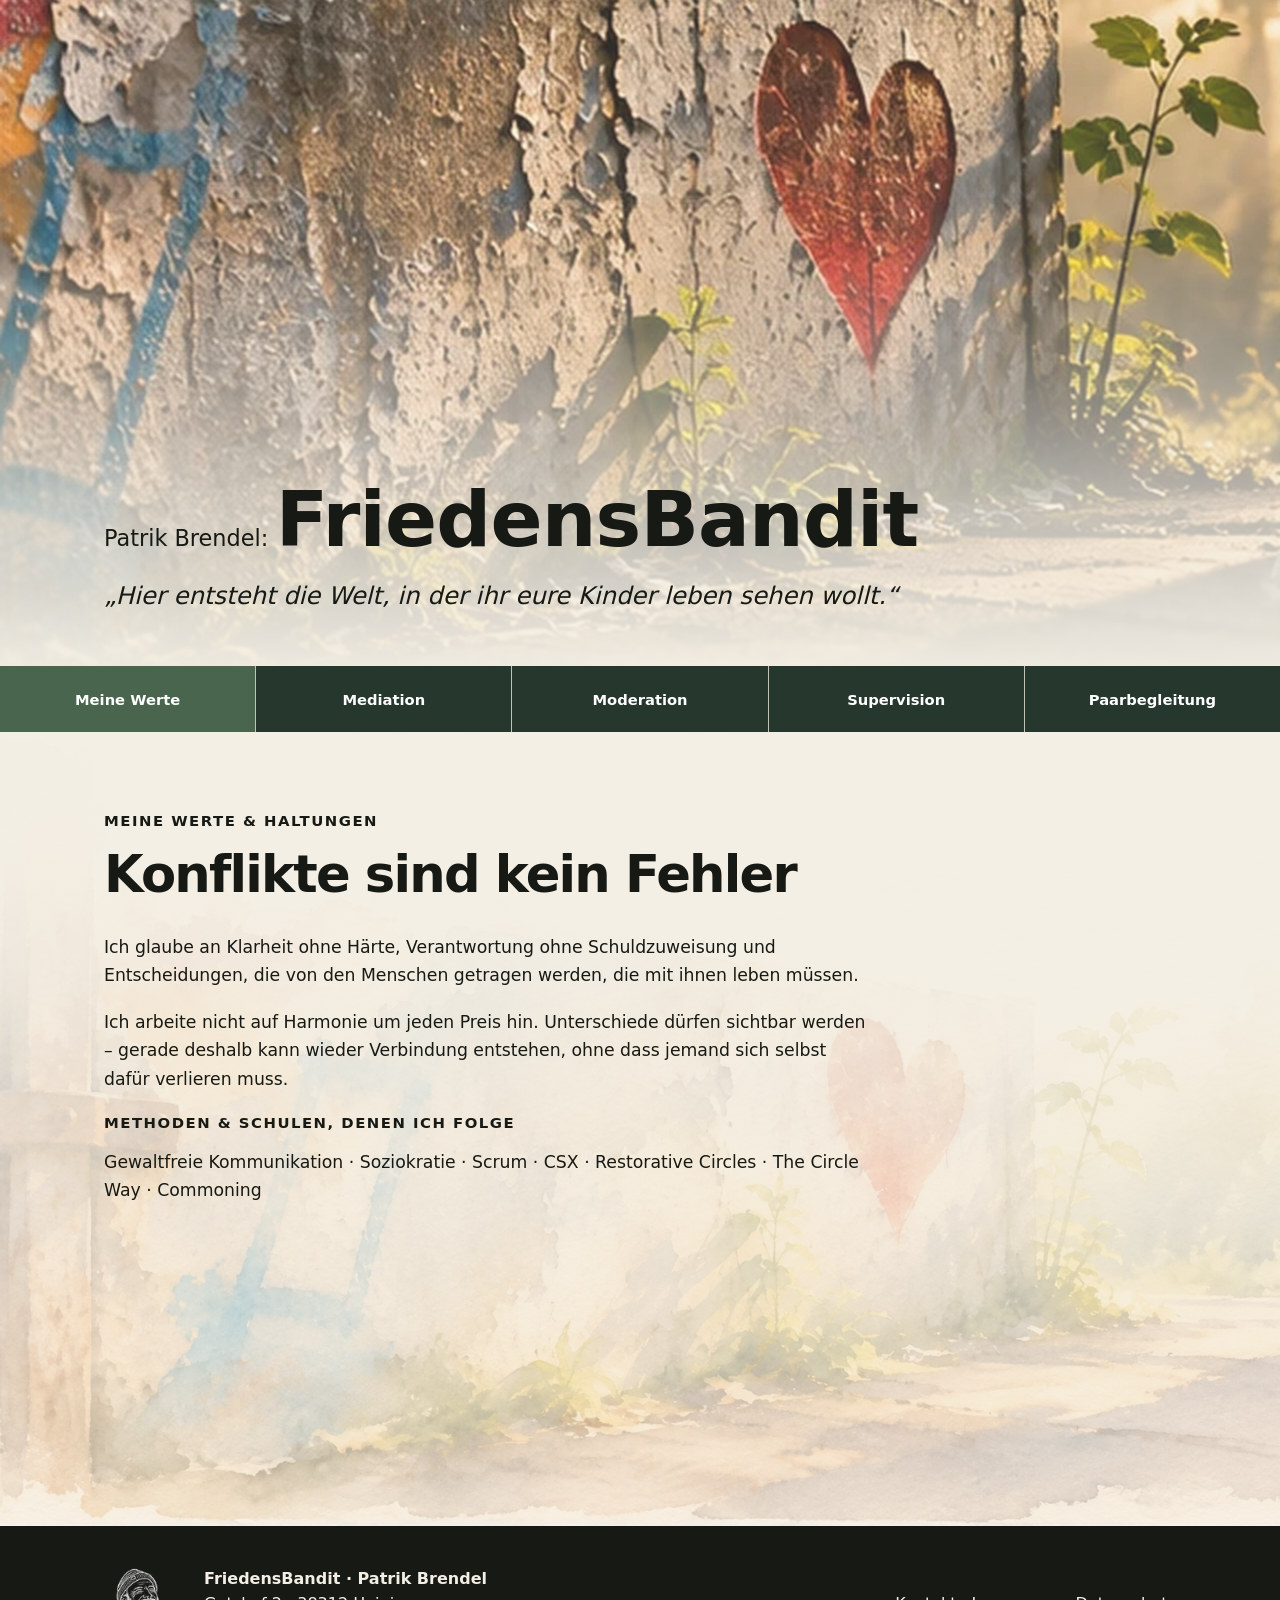
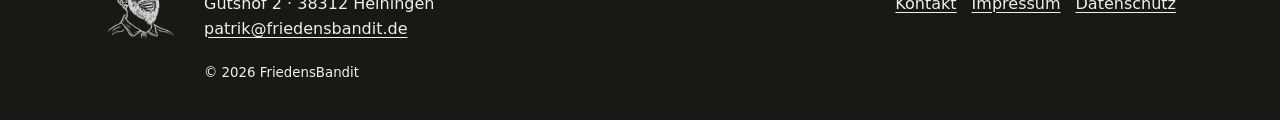
<file: index.html>
<!doctype html>
<html lang="de"><head><meta charset="utf-8"><meta name="viewport" content="width=device-width, initial-scale=1"><title>FriedensBandit – FriedensBandit</title><meta name="description" content="FriedensBandit – Patrik Brendel, Patrik Brendel"><link rel="stylesheet" href="style.css"></head>
<body class="page-werte"><a class="skip-link" href="#inhalt">Zum Inhalt springen</a>
<main><section class="hero" aria-labelledby="seitentitel">
<img class="hero-image" src="bilder/herzmauer-fotografie.webp" alt="" fetchpriority="high">
<div class="hero-copy"><h1 id="seitentitel"><small>Patrik Brendel:</small> <span>FriedensBandit</span></h1><p class="hero-quote">„Hier entsteht die Welt, in der ihr eure Kinder leben sehen wollt.“</p></div></section>
<nav class="primary-nav" aria-label="Hauptnavigation"><a href="index.html" aria-current="page">Meine Werte</a><a href="mediation.html">Mediation</a><a href="moderation.html">Moderation</a><a href="prozessbegleitung.html">Supervision</a><a href="paarbegleitung.html">Paarbegleitung</a></nav>
<section class="story" id="inhalt" aria-label="Patrik Brendel – Inhalte"><img class="story-image" src="bilder/herzmauer-aquarell.webp" alt="" loading="lazy" decoding="async"><div class="story-copy">
      <div>
        <p class="eyebrow">Meine Werte & Haltungen</p>
        <h2>Konflikte sind kein Fehler</h2>
        <p>Ich glaube an Klarheit ohne Härte, Verantwortung ohne Schuldzuweisung und Entscheidungen, die von den Menschen getragen werden, die mit ihnen leben müssen.</p>
        <p>Ich arbeite nicht auf Harmonie um jeden Preis hin. Unterschiede dürfen sichtbar werden – gerade deshalb kann wieder Verbindung entstehen, ohne dass jemand sich selbst dafür verlieren muss.</p>
      </div>
      <div>
        <p class="eyebrow">Methoden & Schulen, denen ich folge</p>
        <p class="method-list">Gewaltfreie Kommunikation · Soziokratie · Scrum · CSX · Restorative Circles · The Circle Way · Commoning</p>
      </div>
    </div></section>
</main><footer class="site-footer"><div class="footer-inner"><img class="footer-symbol" src="footer_portrait.png" alt="" loading="lazy"><div><strong>FriedensBandit · Patrik Brendel</strong><p>Gutshof 2 · 38312 Heiningen</p><a href="mailto:patrik@friedensbandit.de">patrik@friedensbandit.de</a></div><nav aria-label="Rechtliches"><a href="kontakt.html">Kontakt</a><a href="impressum.html">Impressum</a><a href="datenschutz.html">Datenschutz</a></nav><small>© 2026 FriedensBandit</small></div></footer></body></html>
</file>
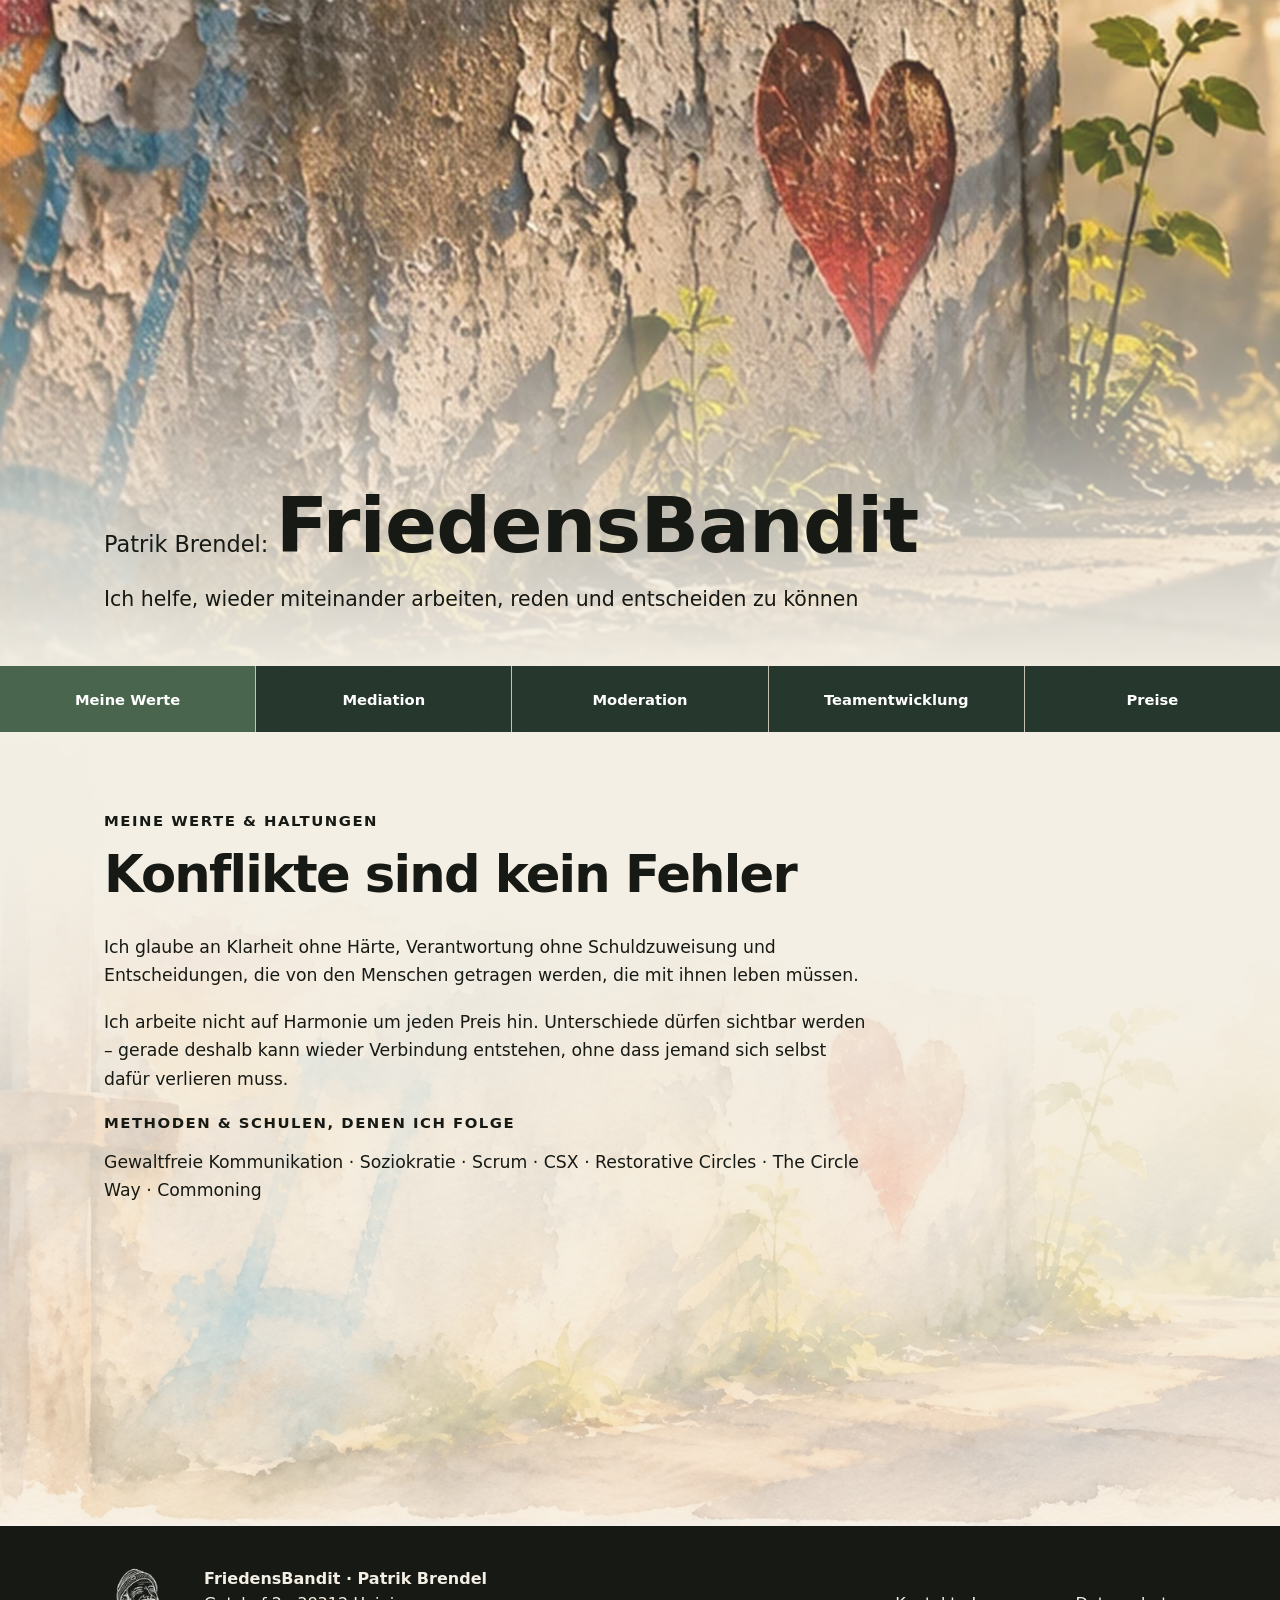
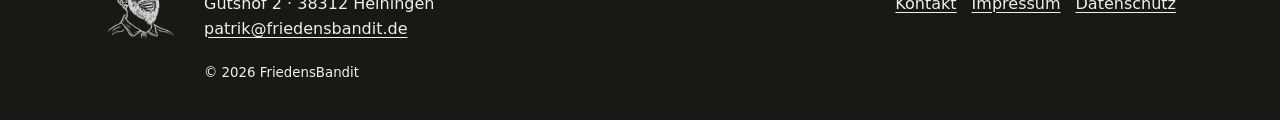
<file: responsive/index.html>
<!doctype html>
<html lang="de"><head><meta charset="utf-8"><meta name="viewport" content="width=device-width, initial-scale=1"><title>FriedensBandit – FriedensBandit</title><meta name="description" content="FriedensBandit – Patrik Brendel, Patrik Brendel"><link rel="stylesheet" href="style.css"></head>
<body class="page-werte"><a class="skip-link" href="#inhalt">Zum Inhalt springen</a>
<main><section class="hero" aria-labelledby="seitentitel">
<img class="hero-image" src="bilder/herzmauer-fotografie.webp" alt="" fetchpriority="high">
<div class="hero-copy"><h1 id="seitentitel"><small>Patrik Brendel:</small> <span>FriedensBandit</span></h1><p>Ich helfe, wieder miteinander arbeiten, reden und entscheiden zu können</p></div></section>
<nav class="primary-nav" aria-label="Hauptnavigation"><a href="index.html" aria-current="page">Meine Werte</a><a href="mediation.html">Mediation</a><a href="moderation.html">Moderation</a><a href="prozessbegleitung.html">Teamentwicklung</a><a href="preise.html">Preise</a></nav>
<section class="story" id="inhalt" aria-label="Patrik Brendel – Inhalte"><img class="story-image" src="bilder/herzmauer-aquarell.webp" alt="" loading="lazy" decoding="async"><div class="story-copy">
      <div>
        <p class="eyebrow">Meine Werte & Haltungen</p>
        <h2>Konflikte sind kein Fehler</h2>
        <p>Ich glaube an Klarheit ohne Härte, Verantwortung ohne Schuldzuweisung und Entscheidungen, die von den Menschen getragen werden, die mit ihnen leben müssen.</p>
        <p>Ich arbeite nicht auf Harmonie um jeden Preis hin. Unterschiede dürfen sichtbar werden – gerade deshalb kann wieder Verbindung entstehen, ohne dass jemand sich selbst dafür verlieren muss.</p>
      </div>
      <div>
        <p class="eyebrow">Methoden & Schulen, denen ich folge</p>
        <p class="method-list">Gewaltfreie Kommunikation · Soziokratie · Scrum · CSX · Restorative Circles · The Circle Way · Commoning</p>
      </div>
    </div></section>
</main><footer class="site-footer"><div class="footer-inner"><img class="footer-symbol" src="footer_portrait.png" alt="" loading="lazy"><div><strong>FriedensBandit · Patrik Brendel</strong><p>Gutshof 2 · 38312 Heiningen</p><a href="mailto:patrik@friedensbandit.de">patrik@friedensbandit.de</a></div><nav aria-label="Rechtliches"><a href="kontakt.html">Kontakt</a><a href="impressum.html">Impressum</a><a href="datenschutz.html">Datenschutz</a></nav><small>© 2026 FriedensBandit</small></div></footer></body></html>
</file>
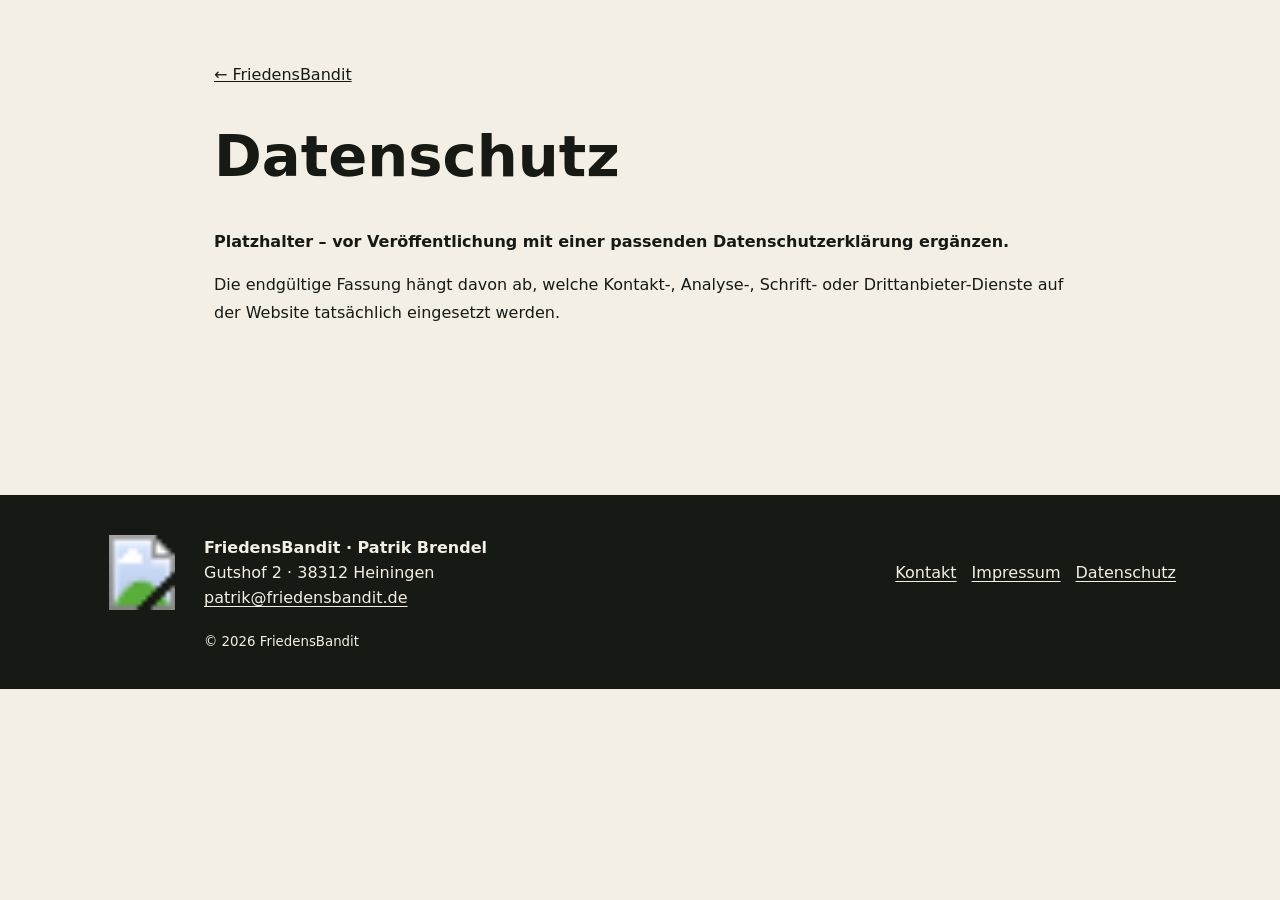
<file: datenschutz.html>
<!doctype html><html lang="de"><head><meta charset="utf-8"><meta name="viewport" content="width=device-width, initial-scale=1"><title>Datenschutz – FriedensBandit</title><link rel="stylesheet" href="style.css"></head><body><main class="legal-page"><a href="index.html">← FriedensBandit</a><h1>Datenschutz</h1><p><strong>Platzhalter – vor Veröffentlichung mit einer passenden Datenschutzerklärung ergänzen.</strong></p><p>Die endgültige Fassung hängt davon ab, welche Kontakt-, Analyse-, Schrift- oder Drittanbieter-Dienste auf der Website tatsächlich eingesetzt werden.</p></main><footer class="site-footer"><div class="footer-inner"><img class="footer-symbol" src="footer_portrait.svg" alt="" loading="lazy"><div><strong>FriedensBandit · Patrik Brendel</strong><p>Gutshof 2 · 38312 Heiningen</p><a href="mailto:patrik@friedensbandit.de">patrik@friedensbandit.de</a></div><nav aria-label="Rechtliches"><a href="kontakt.html">Kontakt</a><a href="impressum.html">Impressum</a><a href="datenschutz.html">Datenschutz</a></nav><small>© 2026 FriedensBandit</small></div></footer></body></html>
</file>
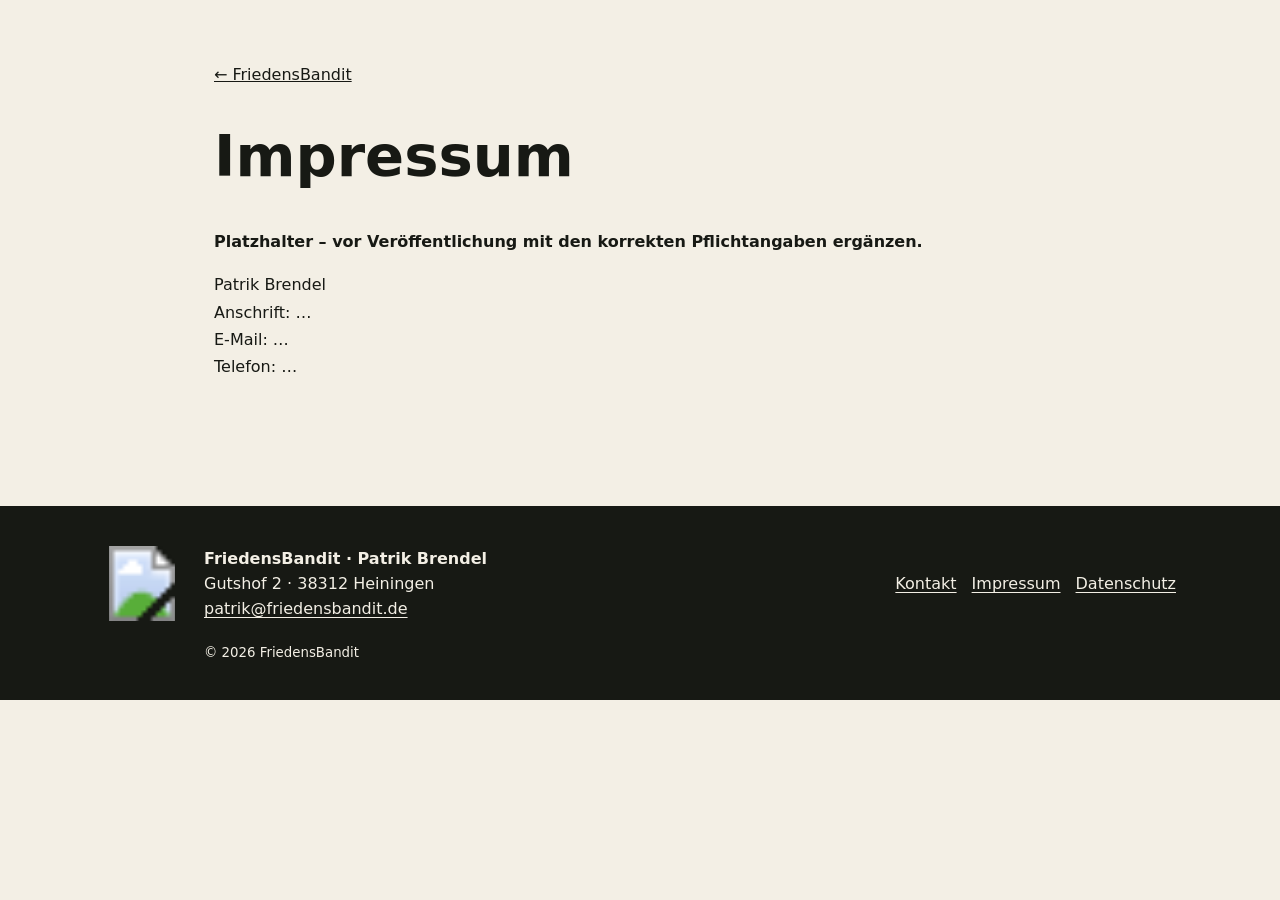
<file: impressum.html>
<!doctype html><html lang="de"><head><meta charset="utf-8"><meta name="viewport" content="width=device-width, initial-scale=1"><title>Impressum – FriedensBandit</title><link rel="stylesheet" href="style.css"></head><body><main class="legal-page"><a href="index.html">← FriedensBandit</a><h1>Impressum</h1><p><strong>Platzhalter – vor Veröffentlichung mit den korrekten Pflichtangaben ergänzen.</strong></p><p>Patrik Brendel<br>Anschrift: …<br>E-Mail: …<br>Telefon: …</p></main><footer class="site-footer"><div class="footer-inner"><img class="footer-symbol" src="footer_portrait.svg" alt="" loading="lazy"><div><strong>FriedensBandit · Patrik Brendel</strong><p>Gutshof 2 · 38312 Heiningen</p><a href="mailto:patrik@friedensbandit.de">patrik@friedensbandit.de</a></div><nav aria-label="Rechtliches"><a href="kontakt.html">Kontakt</a><a href="impressum.html">Impressum</a><a href="datenschutz.html">Datenschutz</a></nav><small>© 2026 FriedensBandit</small></div></footer></body></html>
</file>
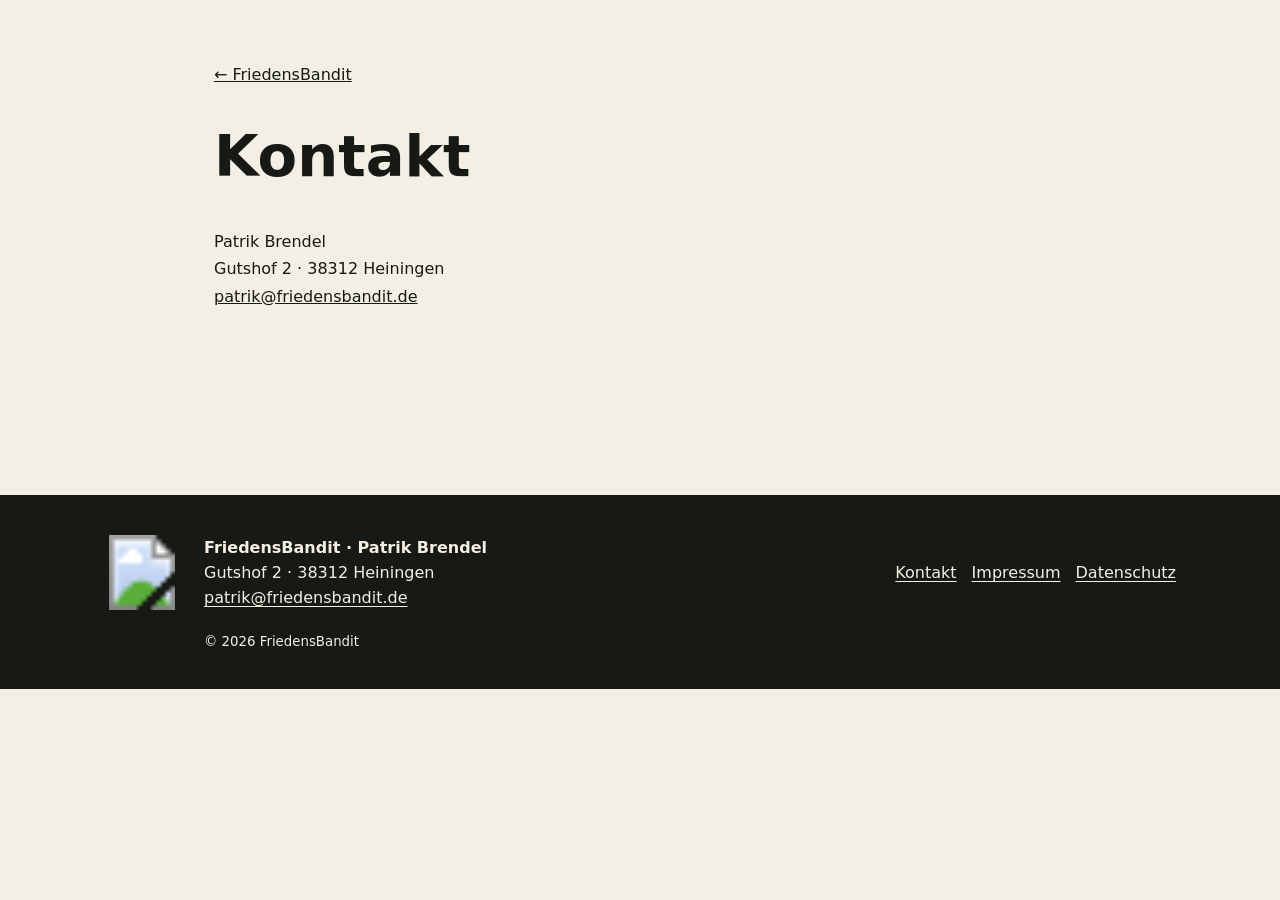
<file: kontakt.html>
<!doctype html><html lang="de"><head><meta charset="utf-8"><meta name="viewport" content="width=device-width, initial-scale=1"><title>Kontakt – FriedensBandit</title><link rel="stylesheet" href="style.css"></head><body><main class="legal-page"><a href="index.html">← FriedensBandit</a><h1>Kontakt</h1><p>Patrik Brendel<br>Gutshof 2 · 38312 Heiningen<br><a href="mailto:patrik@friedensbandit.de">patrik@friedensbandit.de</a></p></main><footer class="site-footer"><div class="footer-inner"><img class="footer-symbol" src="footer_portrait.svg" alt="" loading="lazy"><div><strong>FriedensBandit · Patrik Brendel</strong><p>Gutshof 2 · 38312 Heiningen</p><a href="mailto:patrik@friedensbandit.de">patrik@friedensbandit.de</a></div><nav aria-label="Rechtliches"><a href="kontakt.html">Kontakt</a><a href="impressum.html">Impressum</a><a href="datenschutz.html">Datenschutz</a></nav><small>© 2026 FriedensBandit</small></div></footer></body></html>
</file>
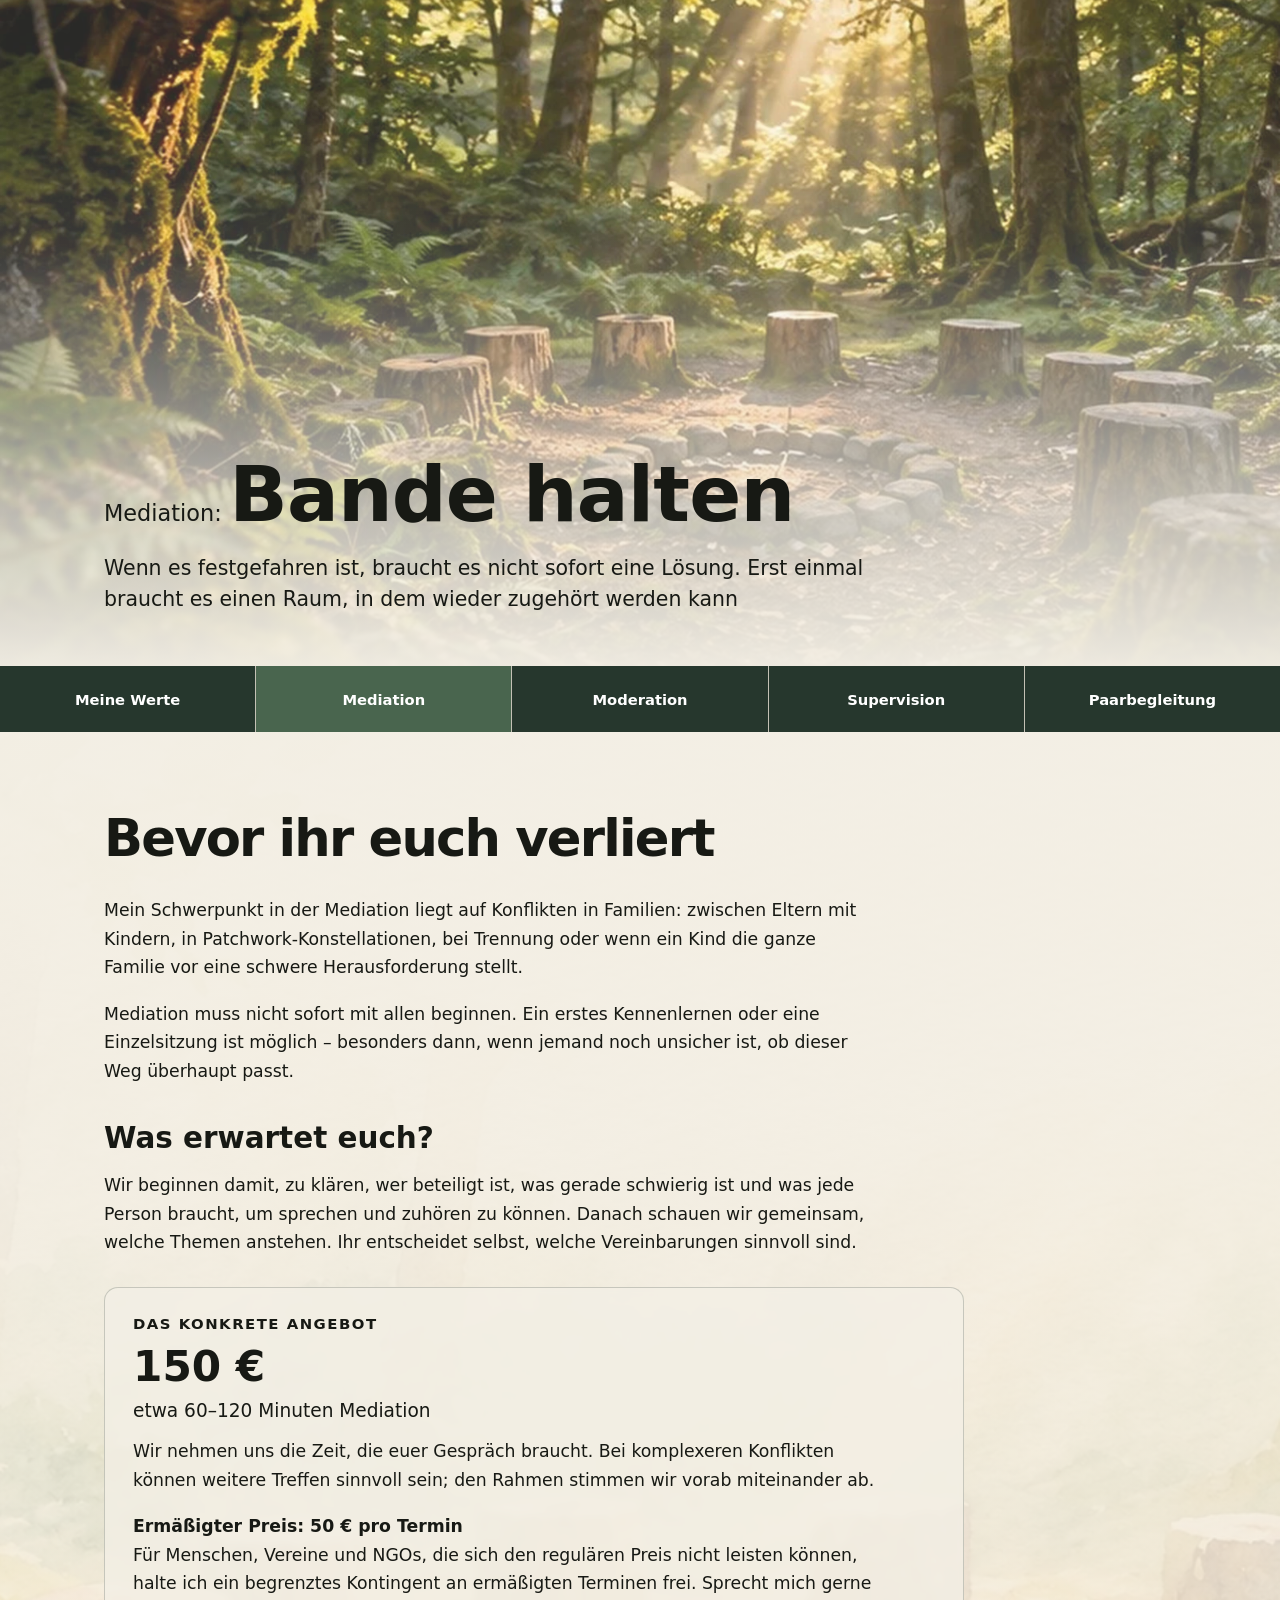
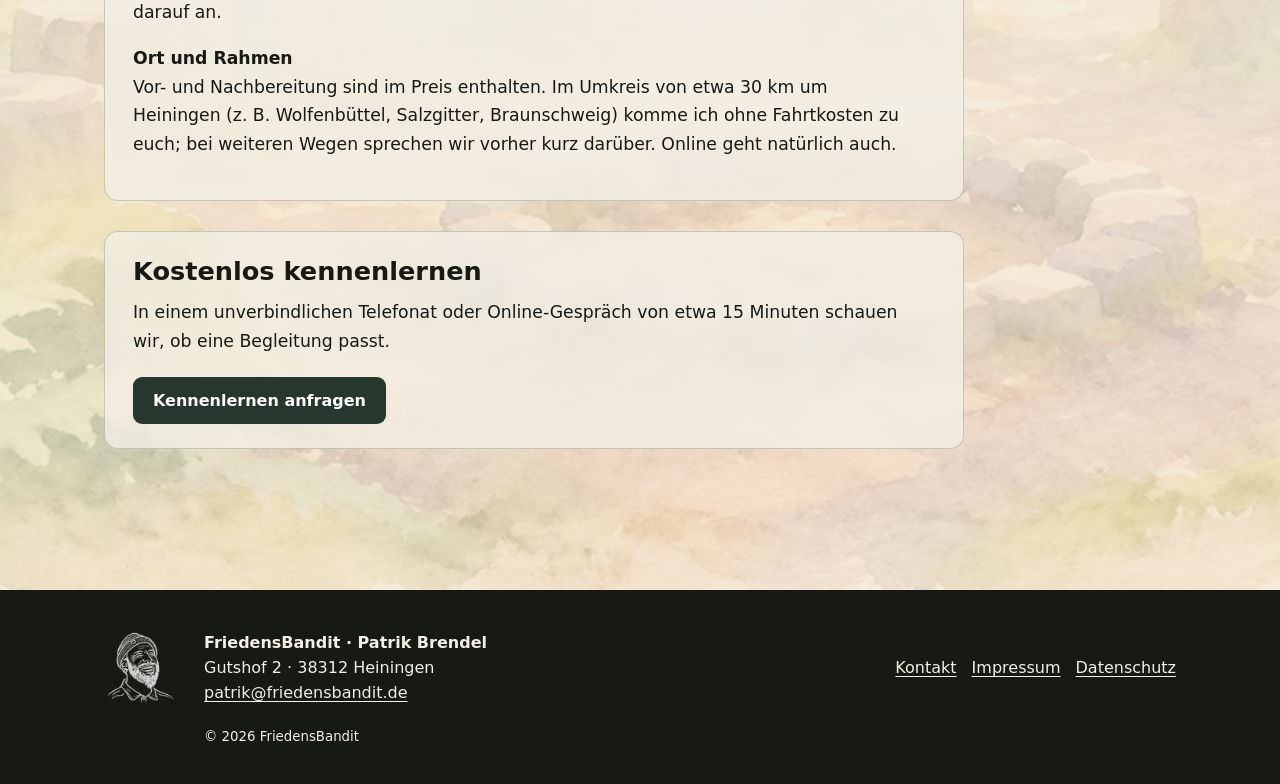
<file: mediation.html>
<!doctype html>
<html lang="de"><head><meta charset="utf-8"><meta name="viewport" content="width=device-width, initial-scale=1"><title>Bande halten – FriedensBandit</title><meta name="description" content="FriedensBandit – Mediation, Patrik Brendel"><link rel="stylesheet" href="style.css"></head>
<body class="page-mediation"><a class="skip-link" href="#inhalt">Zum Inhalt springen</a>
<main><section class="hero" aria-labelledby="seitentitel">
<img class="hero-image" src="bilder/waldkreis-fotografie.webp" alt="" fetchpriority="high">
<div class="hero-copy"><h1 id="seitentitel"><small>Mediation:</small> <span>Bande halten</span></h1><p>Wenn es festgefahren ist, braucht es nicht sofort eine Lösung. Erst einmal braucht es einen Raum, in dem wieder zugehört werden kann</p></div></section>
<nav class="primary-nav" aria-label="Hauptnavigation"><a href="index.html">Meine Werte</a><a href="mediation.html" aria-current="page">Mediation</a><a href="moderation.html">Moderation</a><a href="prozessbegleitung.html">Supervision</a><a href="paarbegleitung.html">Paarbegleitung</a></nav>
<section class="story" id="inhalt" aria-label="Mediation – Inhalte"><img class="story-image" src="bilder/waldkreis-aquarell.webp" alt="" loading="lazy" decoding="async"><div class="story-copy"><div class="offer-content"><div class="content-block">
    <h2>Bevor ihr euch verliert</h2>
    <p>Mein Schwerpunkt in der Mediation liegt auf Konflikten in Familien: zwischen Eltern mit Kindern, in Patchwork-Konstellationen, bei Trennung oder wenn ein Kind die ganze Familie vor eine schwere Herausforderung stellt.</p>
    <p>Mediation muss nicht sofort mit allen beginnen. Ein erstes Kennenlernen oder eine Einzelsitzung ist möglich – besonders dann, wenn jemand noch unsicher ist, ob dieser Weg überhaupt passt.</p>
  </div><div class="offer-steps"><h3>Was erwartet euch?</h3><p>Wir beginnen damit, zu klären, wer beteiligt ist, was gerade schwierig ist und was jede Person braucht, um sprechen und zuhören zu können. Danach schauen wir gemeinsam, welche Themen anstehen. Ihr entscheidet selbst, welche Vereinbarungen sinnvoll sind.</p></div><div class="offer-details"><p class="eyebrow">Das konkrete Angebot</p><p class="offer-price">150 €<span>etwa 60–120 Minuten Mediation</span></p><p>Wir nehmen uns die Zeit, die euer Gespräch braucht. Bei komplexeren Konflikten können weitere Treffen sinnvoll sein; den Rahmen stimmen wir vorab miteinander ab.</p><p><strong>Ermäßigter Preis: 50 € pro Termin</strong><br>Für Menschen, Vereine und NGOs, die sich den regulären Preis nicht leisten können, halte ich ein begrenztes Kontingent an ermäßigten Terminen frei. Sprecht mich gerne darauf an.</p><p><strong>Ort und Rahmen</strong><br>Vor- und Nachbereitung sind im Preis enthalten. Im Umkreis von etwa 30&nbsp;km um Heiningen (z.&nbsp;B. Wolfenbüttel, Salzgitter, Braunschweig) komme ich ohne Fahrtkosten zu euch; bei weiteren Wegen sprechen wir vorher kurz darüber. Online geht natürlich auch.</p></div><div class="offer-contact"><h3>Kostenlos kennenlernen</h3><p>In einem unverbindlichen Telefonat oder Online-Gespräch von etwa 15 Minuten schauen wir, ob eine Begleitung passt.</p><a class="offer-button" href="mailto:patrik@friedensbandit.de?subject=Kennenlernen%20FriedensBandit">Kennenlernen anfragen</a></div></div></div></section>
</main><footer class="site-footer"><div class="footer-inner"><img class="footer-symbol" src="footer_portrait.png" alt="" loading="lazy"><div><strong>FriedensBandit · Patrik Brendel</strong><p>Gutshof 2 · 38312 Heiningen</p><a href="mailto:patrik@friedensbandit.de">patrik@friedensbandit.de</a></div><nav aria-label="Rechtliches"><a href="kontakt.html">Kontakt</a><a href="impressum.html">Impressum</a><a href="datenschutz.html">Datenschutz</a></nav><small>© 2026 FriedensBandit</small></div></footer></body></html>
</file>
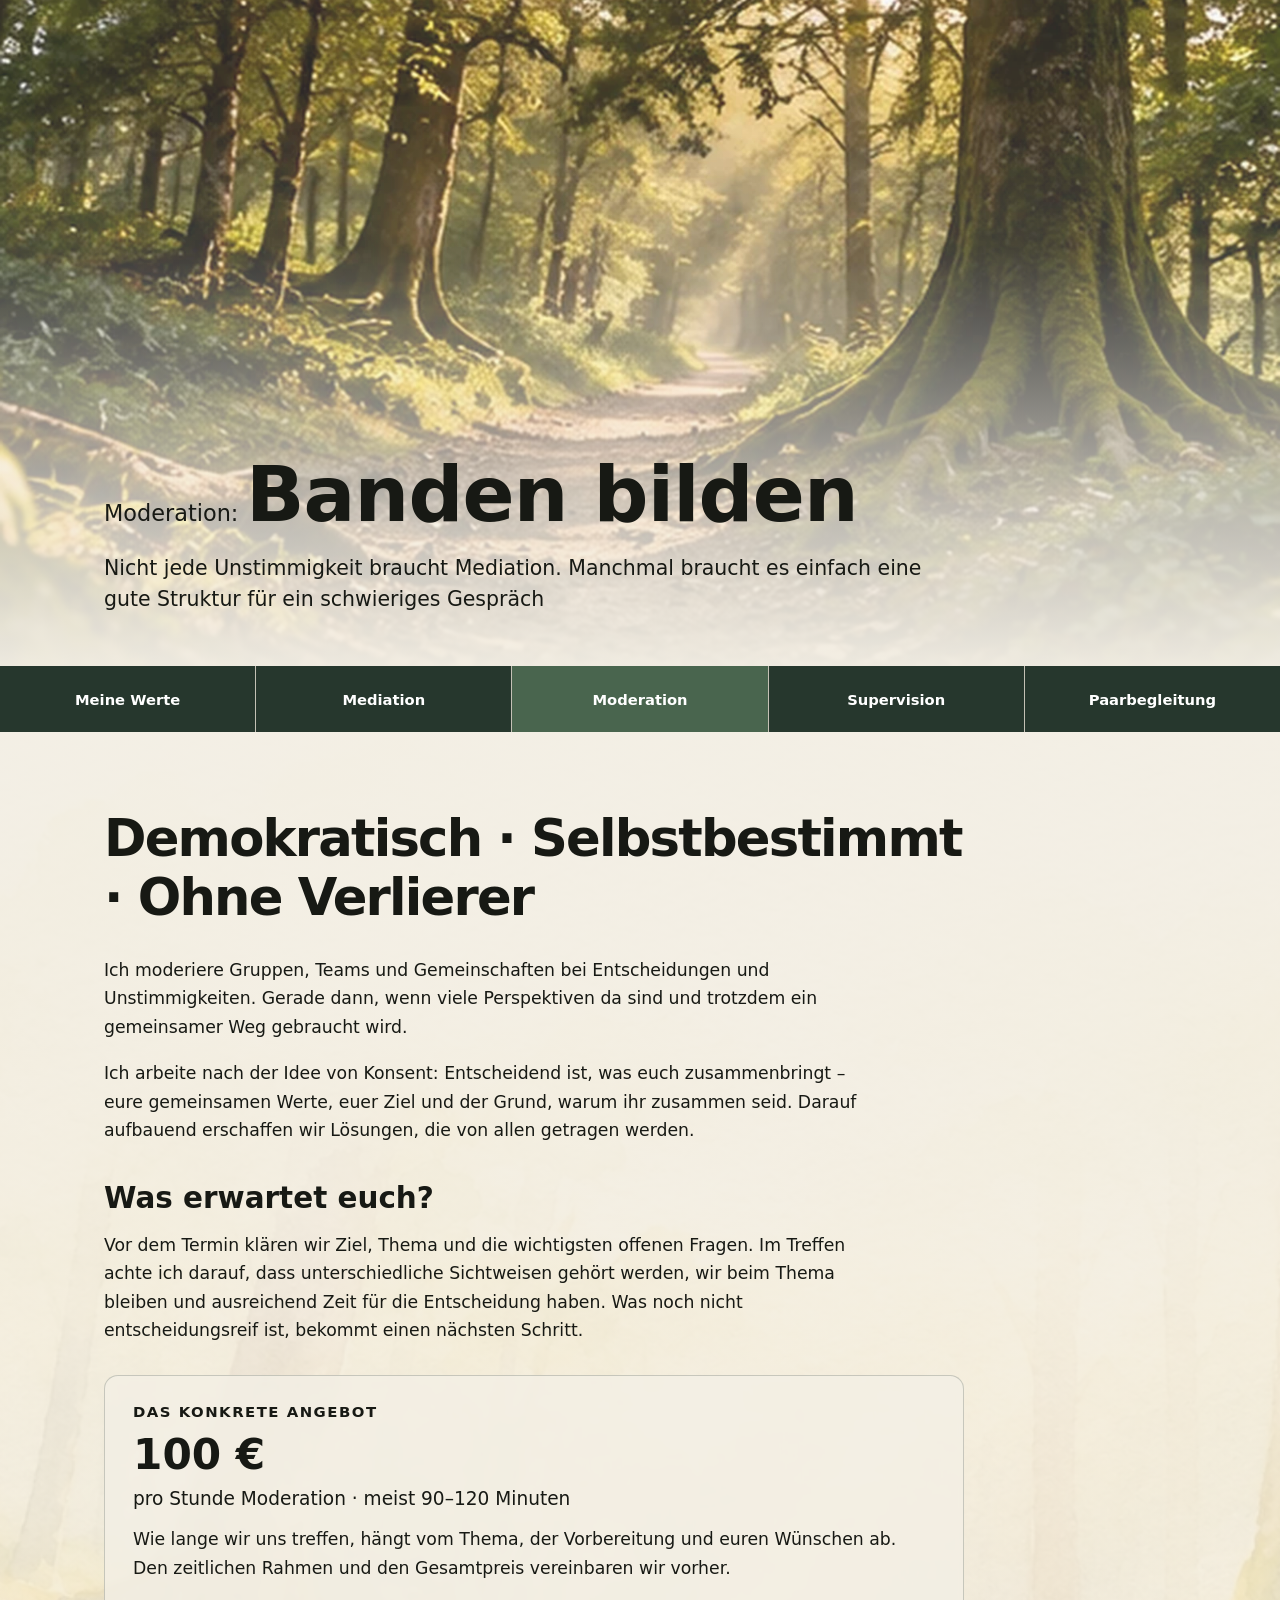
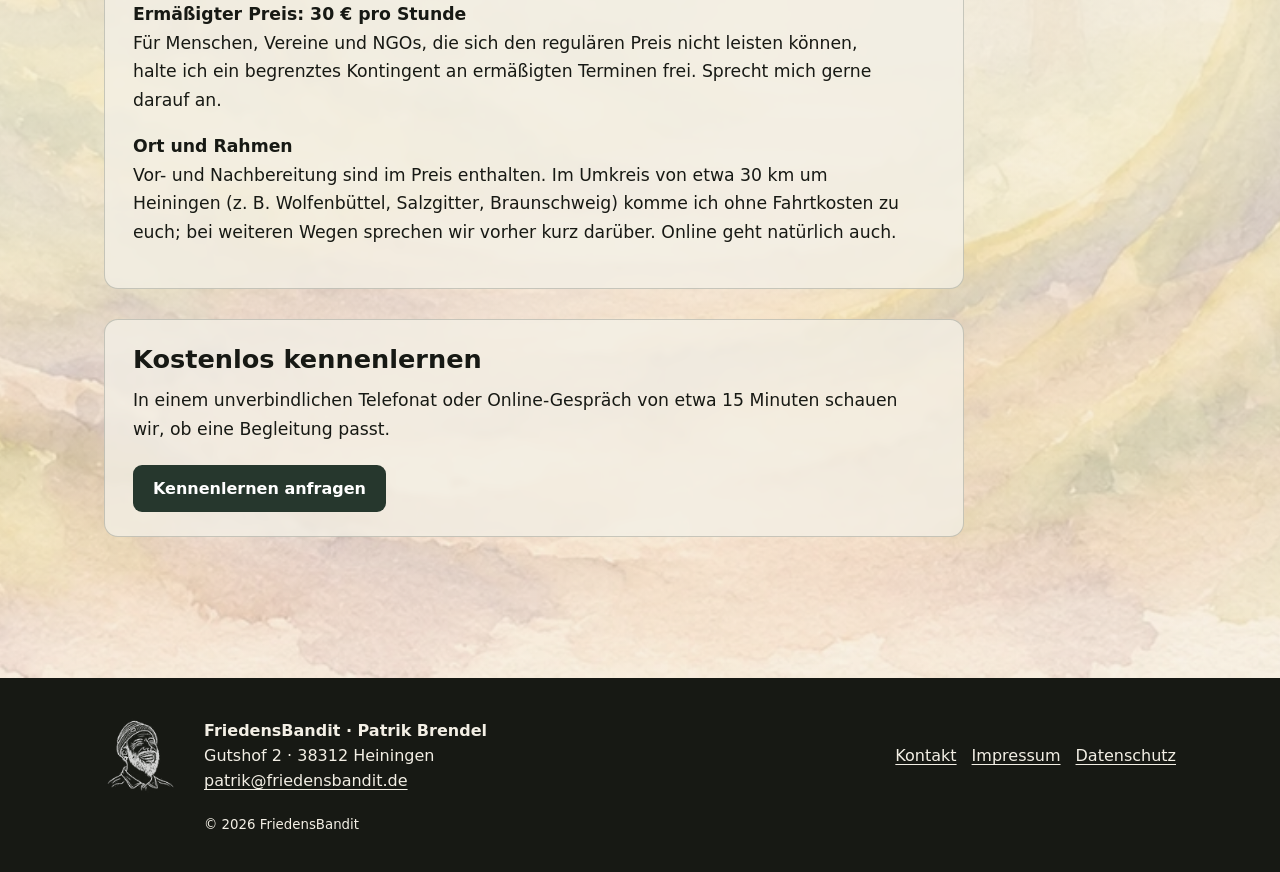
<file: moderation.html>
<!doctype html>
<html lang="de"><head><meta charset="utf-8"><meta name="viewport" content="width=device-width, initial-scale=1"><title>Banden bilden – FriedensBandit</title><meta name="description" content="FriedensBandit – Moderation, Patrik Brendel"><link rel="stylesheet" href="style.css"></head>
<body class="page-moderation"><a class="skip-link" href="#inhalt">Zum Inhalt springen</a>
<main><section class="hero" aria-labelledby="seitentitel">
<img class="hero-image" src="bilder/waldweg-fotografie.webp" alt="" fetchpriority="high">
<div class="hero-copy"><h1 id="seitentitel"><small>Moderation:</small> <span>Banden bilden</span></h1><p>Nicht jede Unstimmigkeit braucht Mediation. Manchmal braucht es einfach eine gute Struktur für ein schwieriges Gespräch</p></div></section>
<nav class="primary-nav" aria-label="Hauptnavigation"><a href="index.html">Meine Werte</a><a href="mediation.html">Mediation</a><a href="moderation.html" aria-current="page">Moderation</a><a href="prozessbegleitung.html">Supervision</a><a href="paarbegleitung.html">Paarbegleitung</a></nav>
<section class="story" id="inhalt" aria-label="Moderation – Inhalte"><img class="story-image" src="bilder/waldweg-aquarell.webp" alt="" loading="lazy" decoding="async"><div class="story-copy"><div class="offer-content"><div class="content-block">
    <h2>Demokratisch · Selbstbestimmt · Ohne Verlierer</h2>
    <p>Ich moderiere Gruppen, Teams und Gemeinschaften bei Entscheidungen und Unstimmigkeiten. Gerade dann, wenn viele Perspektiven da sind und trotzdem ein gemeinsamer Weg gebraucht wird.</p>
    <p>Ich arbeite nach der Idee von Konsent: Entscheidend ist, was euch zusammenbringt – eure gemeinsamen Werte, euer Ziel und der Grund, warum ihr zusammen seid. Darauf aufbauend erschaffen wir Lösungen, die von allen getragen werden.</p>
  </div><div class="offer-steps"><h3>Was erwartet euch?</h3><p>Vor dem Termin klären wir Ziel, Thema und die wichtigsten offenen Fragen. Im Treffen achte ich darauf, dass unterschiedliche Sichtweisen gehört werden, wir beim Thema bleiben und ausreichend Zeit für die Entscheidung haben. Was noch nicht entscheidungsreif ist, bekommt einen nächsten Schritt.</p></div><div class="offer-details"><p class="eyebrow">Das konkrete Angebot</p><p class="offer-price">100 €<span>pro Stunde Moderation · meist 90–120 Minuten</span></p><p>Wie lange wir uns treffen, hängt vom Thema, der Vorbereitung und euren Wünschen ab. Den zeitlichen Rahmen und den Gesamtpreis vereinbaren wir vorher.</p><p><strong>Ermäßigter Preis: 30 € pro Stunde</strong><br>Für Menschen, Vereine und NGOs, die sich den regulären Preis nicht leisten können, halte ich ein begrenztes Kontingent an ermäßigten Terminen frei. Sprecht mich gerne darauf an.</p><p><strong>Ort und Rahmen</strong><br>Vor- und Nachbereitung sind im Preis enthalten. Im Umkreis von etwa 30&nbsp;km um Heiningen (z.&nbsp;B. Wolfenbüttel, Salzgitter, Braunschweig) komme ich ohne Fahrtkosten zu euch; bei weiteren Wegen sprechen wir vorher kurz darüber. Online geht natürlich auch.</p></div><div class="offer-contact"><h3>Kostenlos kennenlernen</h3><p>In einem unverbindlichen Telefonat oder Online-Gespräch von etwa 15 Minuten schauen wir, ob eine Begleitung passt.</p><a class="offer-button" href="mailto:patrik@friedensbandit.de?subject=Kennenlernen%20FriedensBandit">Kennenlernen anfragen</a></div></div></div></section>
</main><footer class="site-footer"><div class="footer-inner"><img class="footer-symbol" src="footer_portrait.png" alt="" loading="lazy"><div><strong>FriedensBandit · Patrik Brendel</strong><p>Gutshof 2 · 38312 Heiningen</p><a href="mailto:patrik@friedensbandit.de">patrik@friedensbandit.de</a></div><nav aria-label="Rechtliches"><a href="kontakt.html">Kontakt</a><a href="impressum.html">Impressum</a><a href="datenschutz.html">Datenschutz</a></nav><small>© 2026 FriedensBandit</small></div></footer></body></html>
</file>
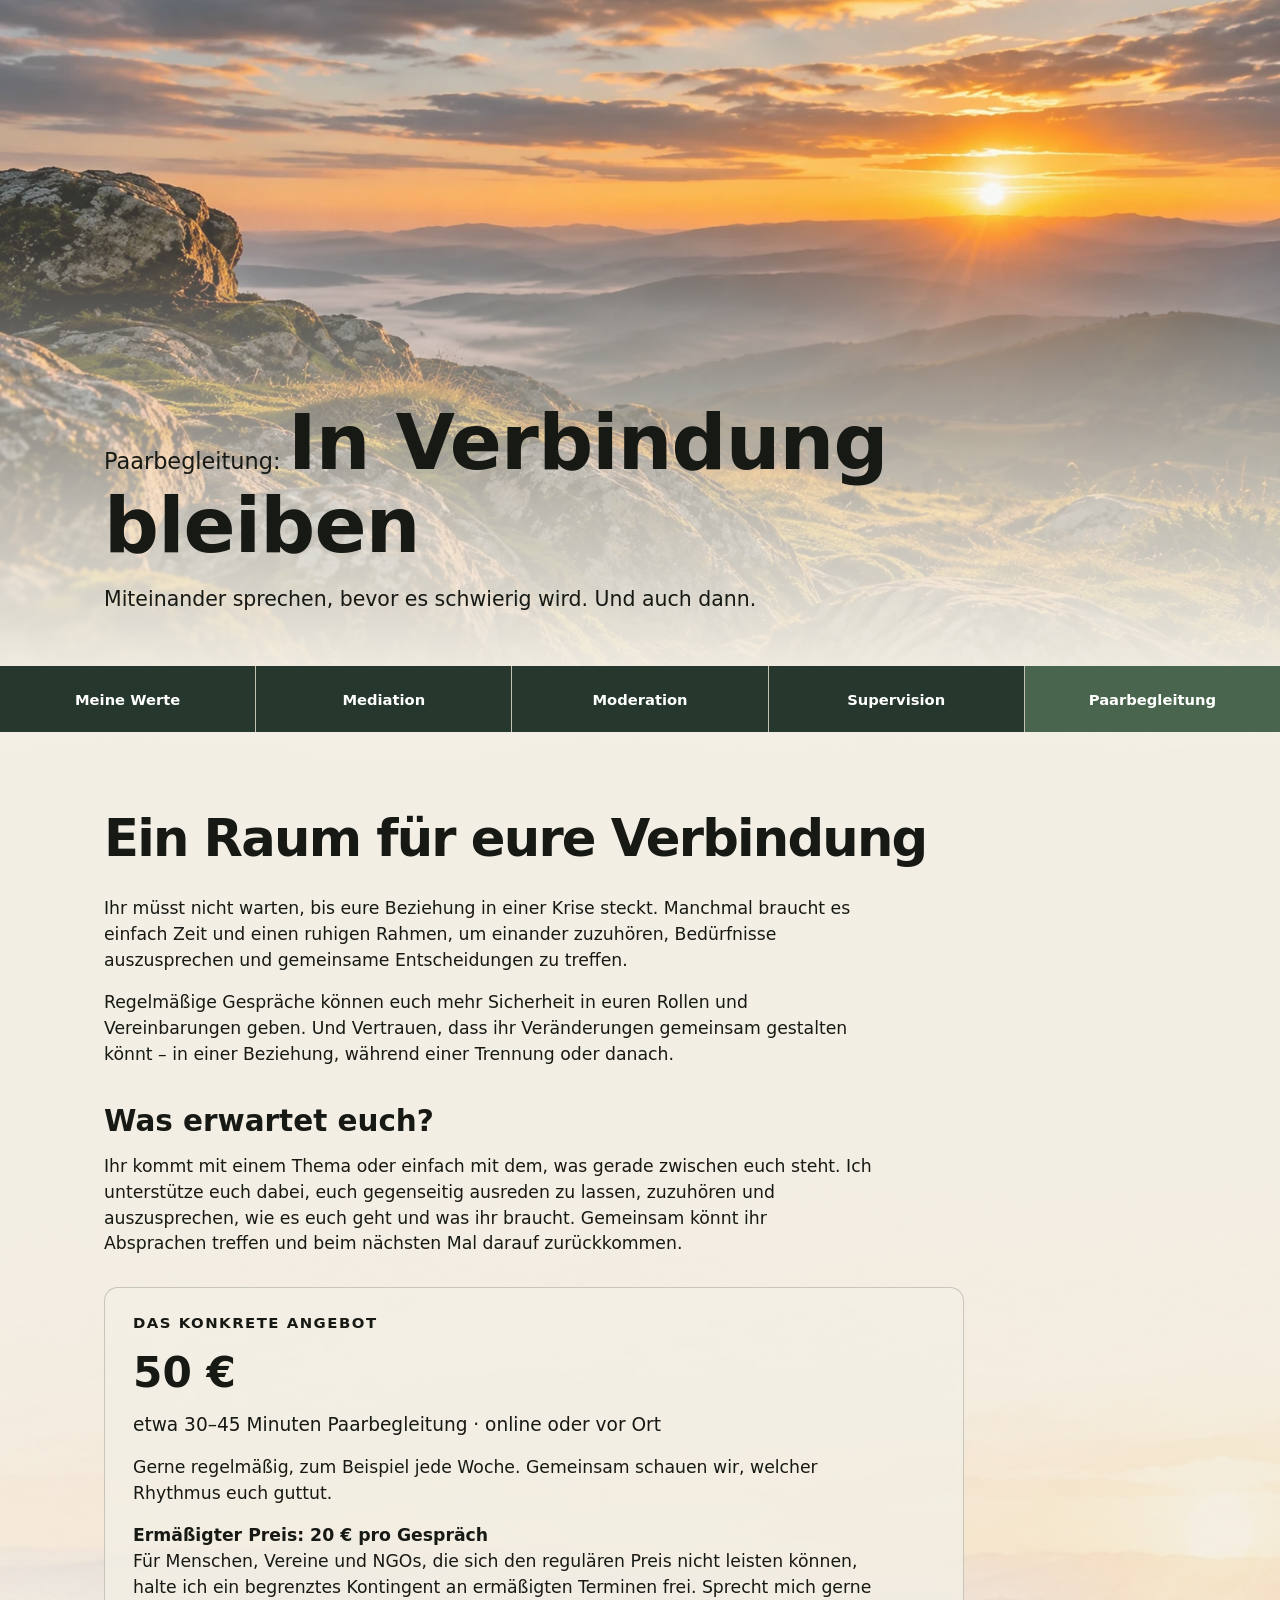
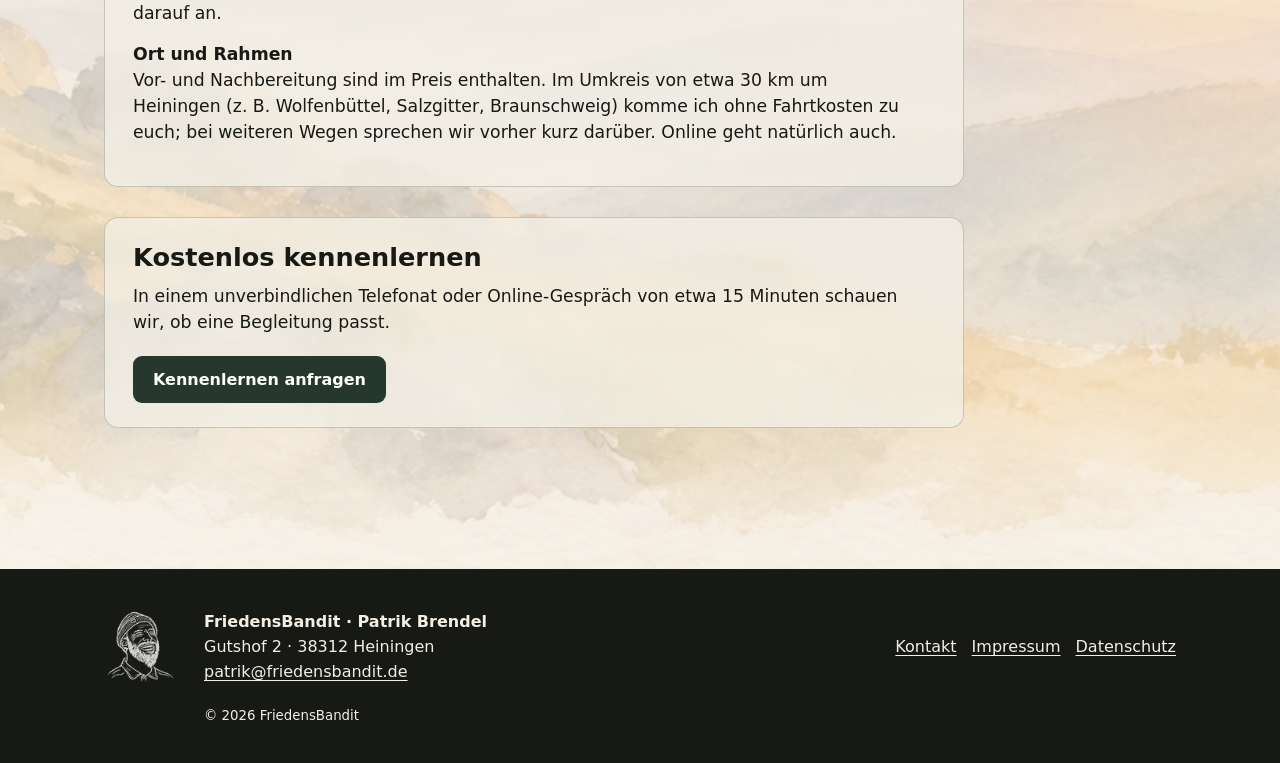
<file: paarbegleitung.html>
<!doctype html>
<html lang="de"><head><meta charset="utf-8"><meta name="viewport" content="width=device-width, initial-scale=1"><title>Paarbegleitung – In Verbindung bleiben – FriedensBandit</title><meta name="description" content="FriedensBandit – Paarbegleitung, Patrik Brendel"><link rel="stylesheet" href="style.css"></head>
<body class="page-preise"><a class="skip-link" href="#inhalt">Zum Inhalt springen</a>
<main><section class="hero" aria-labelledby="seitentitel">
<img class="hero-image" src="bilder/sonnenaufgang-berglandschaft-fotografie.webp" alt="" fetchpriority="high">
<div class="hero-copy"><h1 id="seitentitel"><small>Paarbegleitung:</small> <span>In Verbindung bleiben</span></h1><p>Miteinander sprechen, bevor es schwierig wird. Und auch dann.</p></div></section>
<nav class="primary-nav" aria-label="Hauptnavigation"><a href="index.html">Meine Werte</a><a href="mediation.html">Mediation</a><a href="moderation.html">Moderation</a><a href="prozessbegleitung.html">Supervision</a><a href="paarbegleitung.html" aria-current="page">Paarbegleitung</a></nav>
<section class="story" id="inhalt" aria-label="Preise – Inhalte"><img class="story-image" src="bilder/sonnenaufgang-berglandschaft-aquarell.webp" alt="" loading="lazy" decoding="async"><div class="story-copy"><div class="offer-content"><div class="content-block"><h2>Ein Raum für eure Verbindung</h2><p>Ihr müsst nicht warten, bis eure Beziehung in einer Krise steckt. Manchmal braucht es einfach Zeit und einen ruhigen Rahmen, um einander zuzuhören, Bedürfnisse auszusprechen und gemeinsame Entscheidungen zu treffen.</p><p>Regelmäßige Gespräche können euch mehr Sicherheit in euren Rollen und Vereinbarungen geben. Und Vertrauen, dass ihr Veränderungen gemeinsam gestalten könnt – in einer Beziehung, während einer Trennung oder danach.</p></div><div class="offer-steps"><h3>Was erwartet euch?</h3><p>Ihr kommt mit einem Thema oder einfach mit dem, was gerade zwischen euch steht. Ich unterstütze euch dabei, euch gegenseitig ausreden zu lassen, zuzuhören und auszusprechen, wie es euch geht und was ihr braucht. Gemeinsam könnt ihr Absprachen treffen und beim nächsten Mal darauf zurückkommen.</p></div><div class="offer-details"><p class="eyebrow">Das konkrete Angebot</p><p class="offer-price">50 €<span>etwa 30–45 Minuten Paarbegleitung · online oder vor Ort</span></p><p>Gerne regelmäßig, zum Beispiel jede Woche. Gemeinsam schauen wir, welcher Rhythmus euch guttut.</p><p><strong>Ermäßigter Preis: 20 € pro Gespräch</strong><br>Für Menschen, Vereine und NGOs, die sich den regulären Preis nicht leisten können, halte ich ein begrenztes Kontingent an ermäßigten Terminen frei. Sprecht mich gerne darauf an.</p><p><strong>Ort und Rahmen</strong><br>Vor- und Nachbereitung sind im Preis enthalten. Im Umkreis von etwa 30&nbsp;km um Heiningen (z.&nbsp;B. Wolfenbüttel, Salzgitter, Braunschweig) komme ich ohne Fahrtkosten zu euch; bei weiteren Wegen sprechen wir vorher kurz darüber. Online geht natürlich auch.</p></div><div class="offer-contact"><h3>Kostenlos kennenlernen</h3><p>In einem unverbindlichen Telefonat oder Online-Gespräch von etwa 15 Minuten schauen wir, ob eine Begleitung passt.</p><a class="offer-button" href="mailto:patrik@friedensbandit.de?subject=Kennenlernen%20FriedensBandit">Kennenlernen anfragen</a></div></div></div></section>
</main><footer class="site-footer"><div class="footer-inner"><img class="footer-symbol" src="footer_portrait.png" alt="" loading="lazy"><div><strong>FriedensBandit · Patrik Brendel</strong><p>Gutshof 2 · 38312 Heiningen</p><a href="mailto:patrik@friedensbandit.de">patrik@friedensbandit.de</a></div><nav aria-label="Rechtliches"><a href="kontakt.html">Kontakt</a><a href="impressum.html">Impressum</a><a href="datenschutz.html">Datenschutz</a></nav><small>© 2026 FriedensBandit</small></div></footer></body></html>
</file>
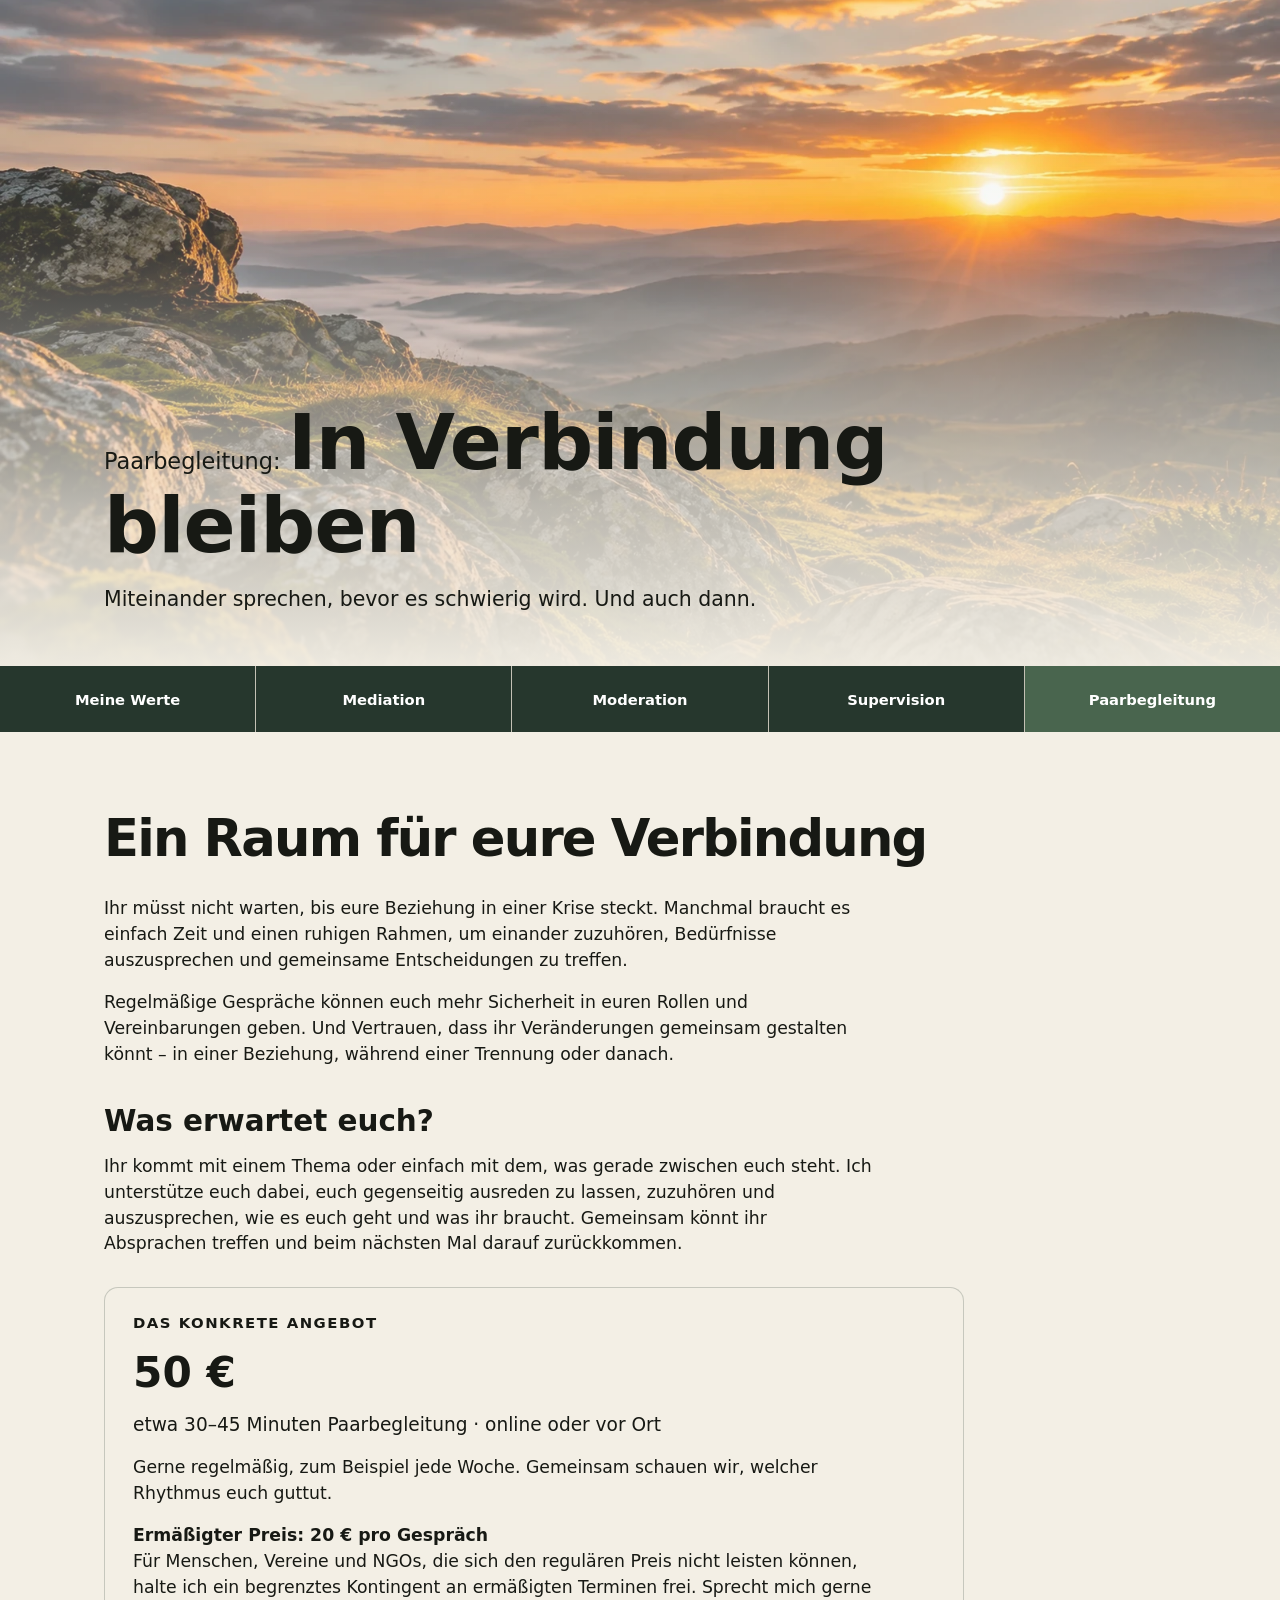
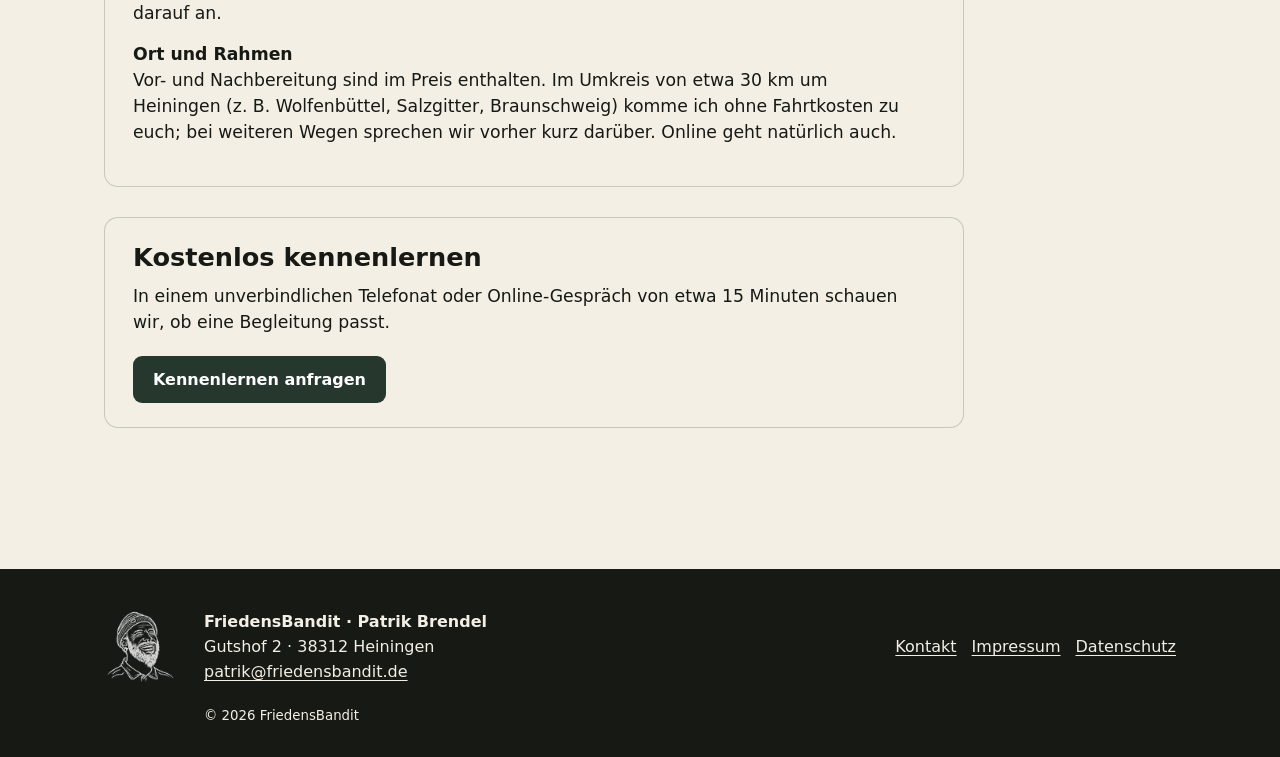
<file: preise.html>
<!doctype html>
<html lang="de"><head><meta charset="utf-8"><title>Paarbegleitung – FriedensBandit</title><meta http-equiv="refresh" content="0; url=paarbegleitung.html"><link rel="canonical" href="paarbegleitung.html"></head>
<body><p>Diese Seite ist umgezogen: <a href="paarbegleitung.html">Paarbegleitung</a></p></body></html>
</file>
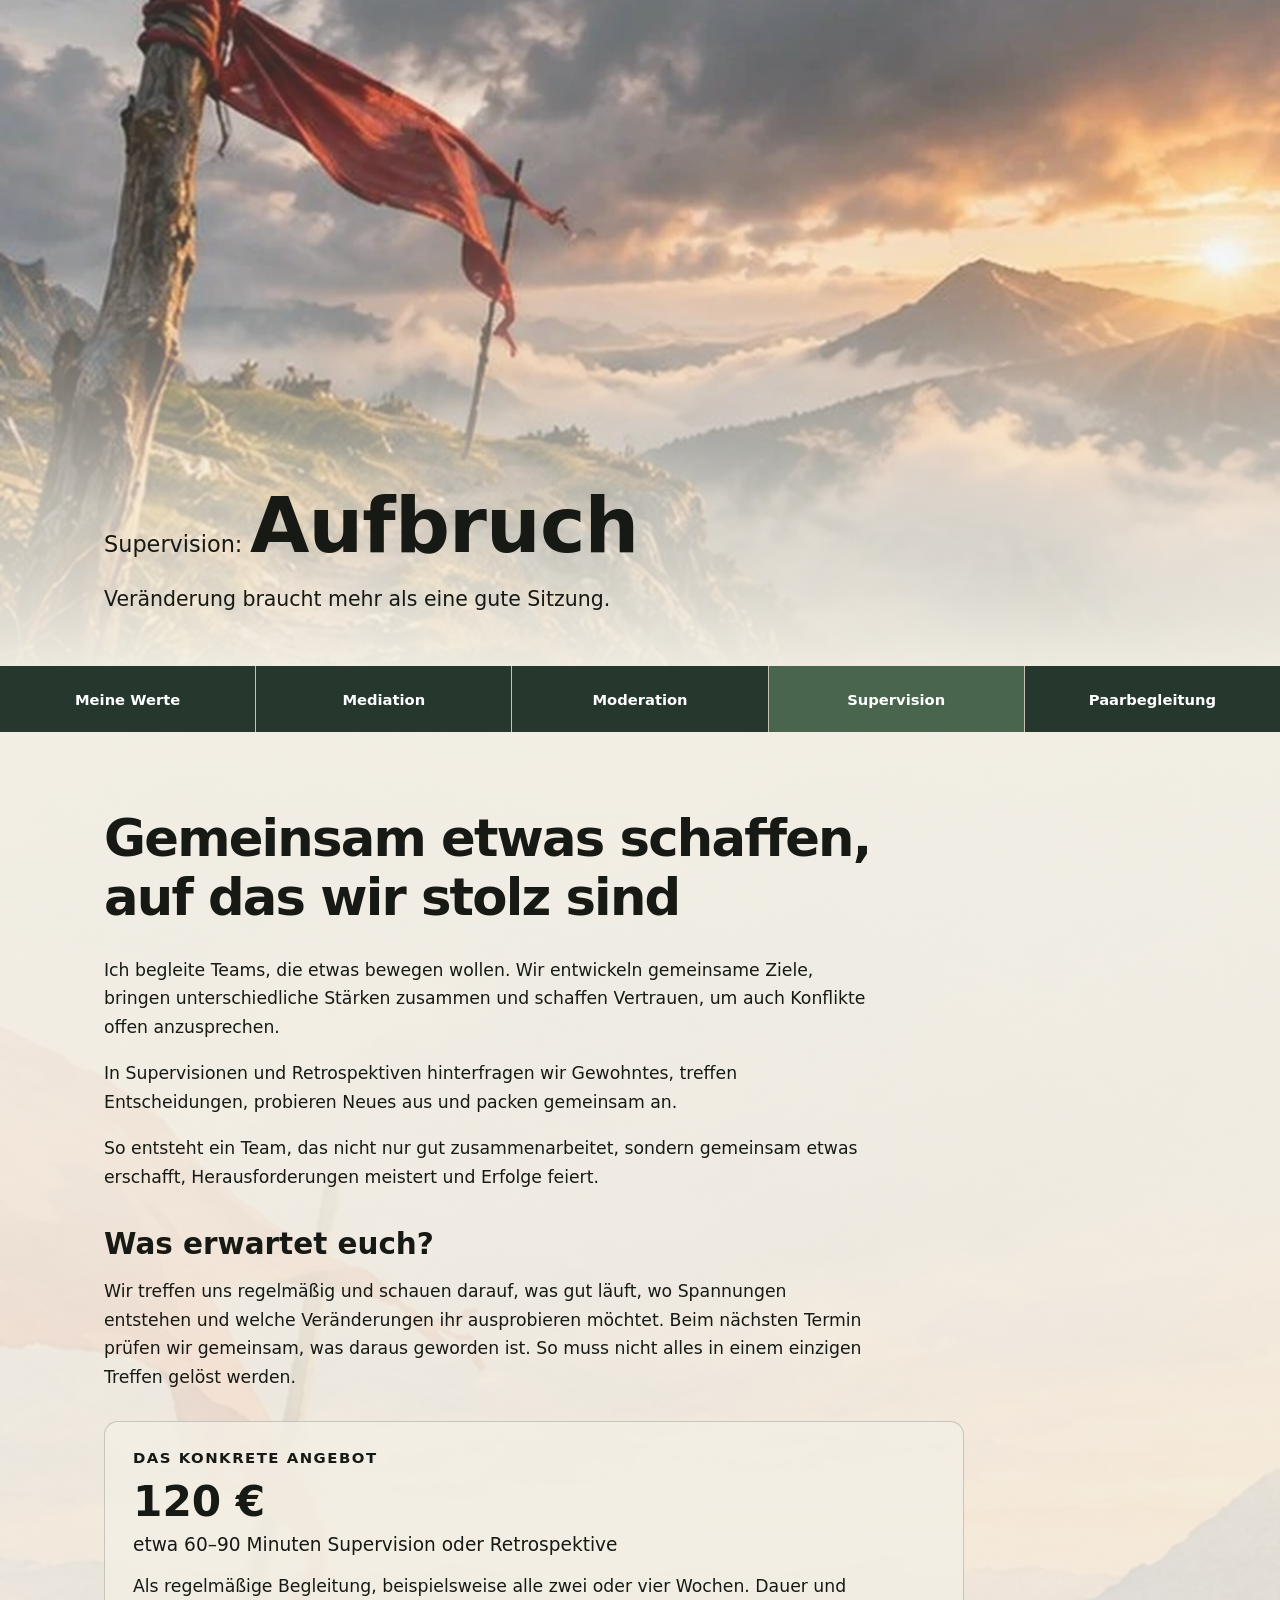
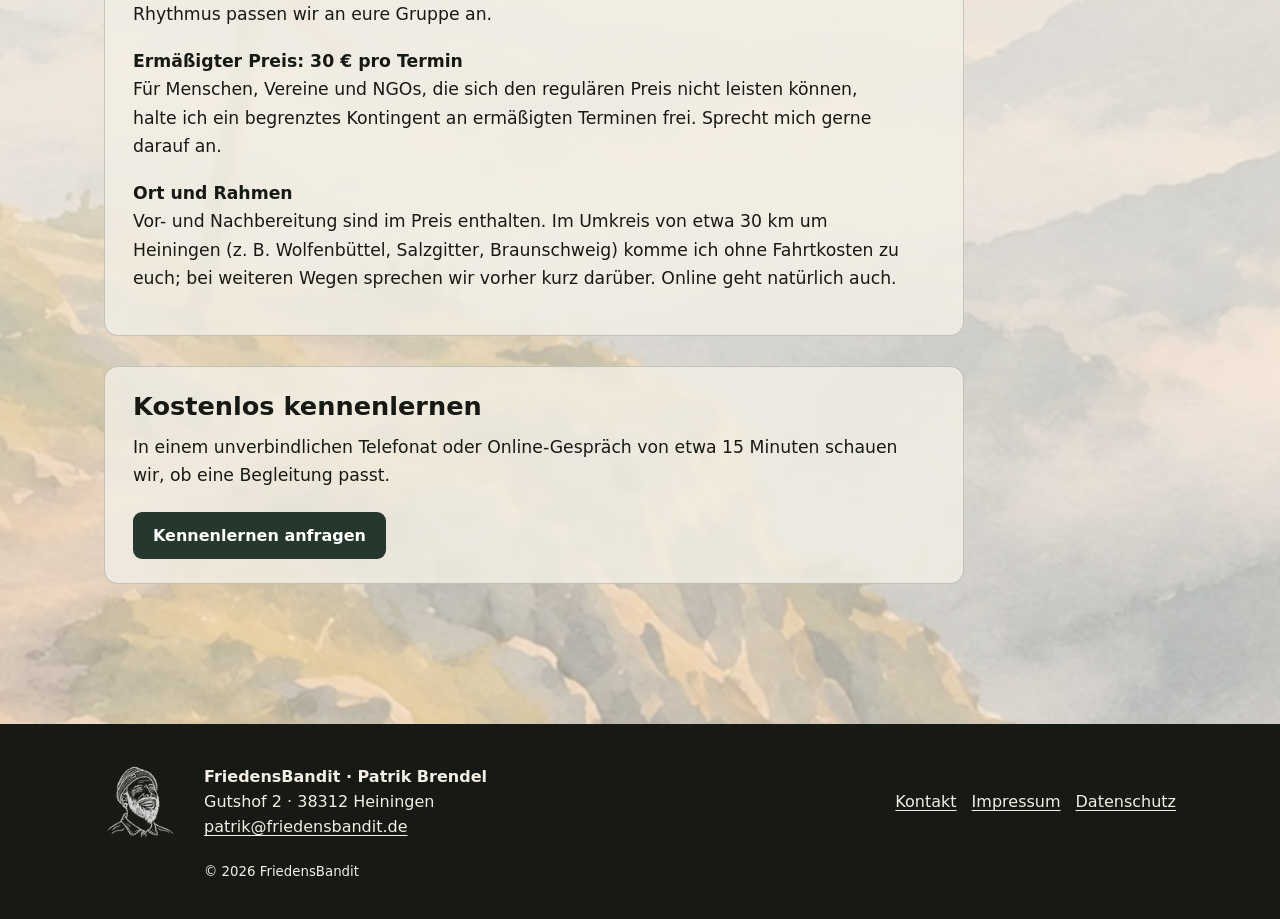
<file: prozessbegleitung.html>
<!doctype html>
<html lang="de"><head><meta charset="utf-8"><meta name="viewport" content="width=device-width, initial-scale=1"><title>Aufbruch – FriedensBandit</title><meta name="description" content="FriedensBandit – Supervision, Patrik Brendel"><link rel="stylesheet" href="style.css"></head>
<body class="page-teamentwicklung"><a class="skip-link" href="#inhalt">Zum Inhalt springen</a>
<main><section class="hero" aria-labelledby="seitentitel">
<img class="hero-image" src="bilder/bergpfad-rote-fahne-fotografie.webp" alt="" fetchpriority="high">
<div class="hero-copy"><h1 id="seitentitel"><small>Supervision:</small> <span>Aufbruch</span></h1><p>Veränderung braucht mehr als eine gute Sitzung.</p></div></section>
<nav class="primary-nav" aria-label="Hauptnavigation"><a href="index.html">Meine Werte</a><a href="mediation.html">Mediation</a><a href="moderation.html">Moderation</a><a href="prozessbegleitung.html" aria-current="page">Supervision</a><a href="paarbegleitung.html">Paarbegleitung</a></nav>
<section class="story" id="inhalt" aria-label="Supervision – Inhalte"><img class="story-image" src="bilder/bergpfad-rote-fahne-aquarell.webp" alt="" loading="lazy" decoding="async"><div class="story-copy"><div class="offer-content"><div class="content-block">
    <h2>Gemeinsam etwas schaffen, auf das wir stolz sind</h2>
    <p>Ich begleite Teams, die etwas bewegen wollen. Wir entwickeln gemeinsame Ziele, bringen unterschiedliche Stärken zusammen und schaffen Vertrauen, um auch Konflikte offen anzusprechen.</p>
    <p>In Supervisionen und Retrospektiven hinterfragen wir Gewohntes, treffen Entscheidungen, probieren Neues aus und packen gemeinsam an.</p>
    <p>So entsteht ein Team, das nicht nur gut zusammenarbeitet, sondern gemeinsam etwas erschafft, Herausforderungen meistert und Erfolge feiert.</p>
  </div><div class="offer-steps"><h3>Was erwartet euch?</h3><p>Wir treffen uns regelmäßig und schauen darauf, was gut läuft, wo Spannungen entstehen und welche Veränderungen ihr ausprobieren möchtet. Beim nächsten Termin prüfen wir gemeinsam, was daraus geworden ist. So muss nicht alles in einem einzigen Treffen gelöst werden.</p></div><div class="offer-details"><p class="eyebrow">Das konkrete Angebot</p><p class="offer-price">120 €<span>etwa 60–90 Minuten Supervision oder Retrospektive</span></p><p>Als regelmäßige Begleitung, beispielsweise alle zwei oder vier Wochen. Dauer und Rhythmus passen wir an eure Gruppe an.</p><p><strong>Ermäßigter Preis: 30 € pro Termin</strong><br>Für Menschen, Vereine und NGOs, die sich den regulären Preis nicht leisten können, halte ich ein begrenztes Kontingent an ermäßigten Terminen frei. Sprecht mich gerne darauf an.</p><p><strong>Ort und Rahmen</strong><br>Vor- und Nachbereitung sind im Preis enthalten. Im Umkreis von etwa 30&nbsp;km um Heiningen (z.&nbsp;B. Wolfenbüttel, Salzgitter, Braunschweig) komme ich ohne Fahrtkosten zu euch; bei weiteren Wegen sprechen wir vorher kurz darüber. Online geht natürlich auch.</p></div><div class="offer-contact"><h3>Kostenlos kennenlernen</h3><p>In einem unverbindlichen Telefonat oder Online-Gespräch von etwa 15 Minuten schauen wir, ob eine Begleitung passt.</p><a class="offer-button" href="mailto:patrik@friedensbandit.de?subject=Kennenlernen%20FriedensBandit">Kennenlernen anfragen</a></div></div></div></section>
</main><footer class="site-footer"><div class="footer-inner"><img class="footer-symbol" src="footer_portrait.png" alt="" loading="lazy"><div><strong>FriedensBandit · Patrik Brendel</strong><p>Gutshof 2 · 38312 Heiningen</p><a href="mailto:patrik@friedensbandit.de">patrik@friedensbandit.de</a></div><nav aria-label="Rechtliches"><a href="kontakt.html">Kontakt</a><a href="impressum.html">Impressum</a><a href="datenschutz.html">Datenschutz</a></nav><small>© 2026 FriedensBandit</small></div></footer></body></html>
</file>
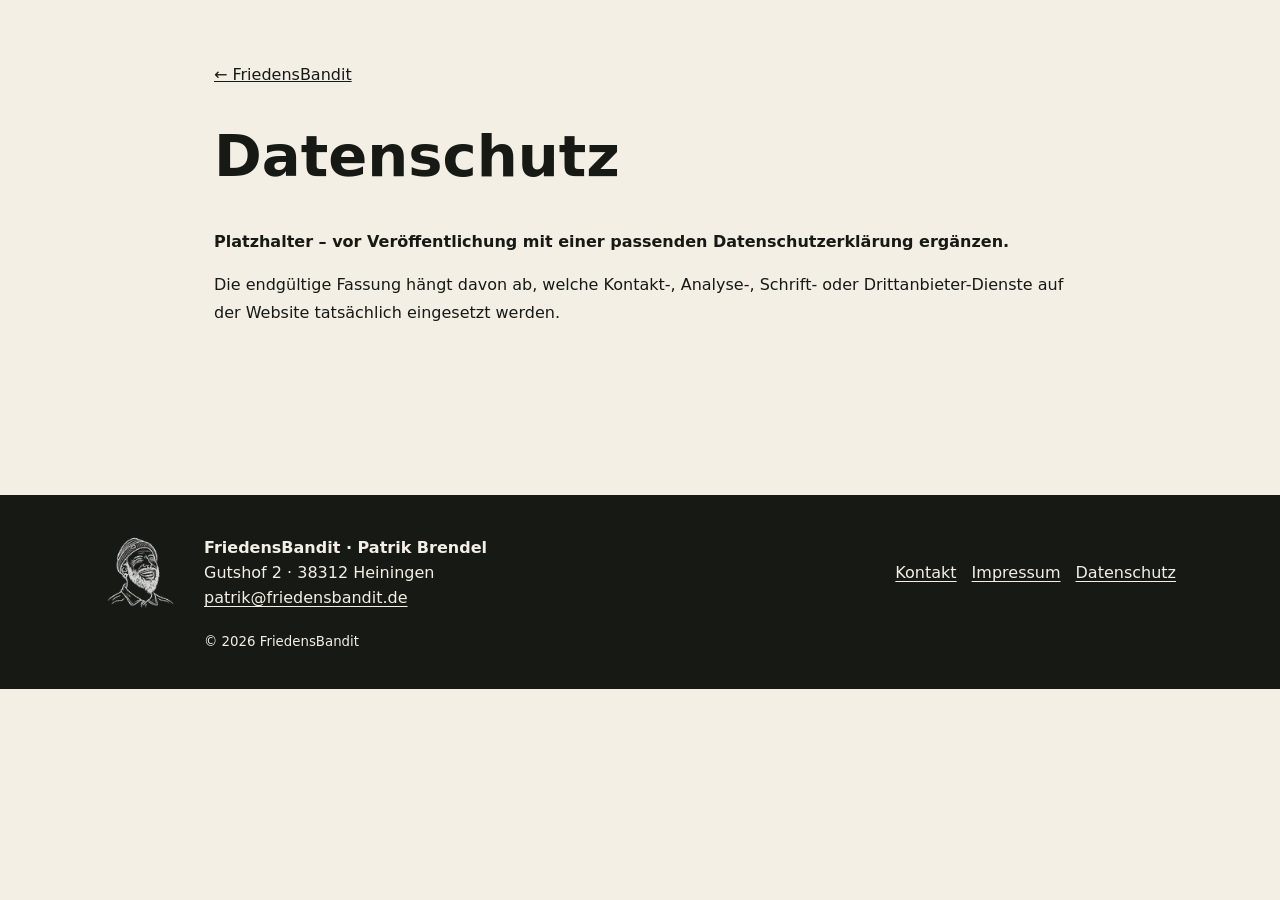
<file: responsive/datenschutz.html>
<!doctype html><html lang="de"><head><meta charset="utf-8"><meta name="viewport" content="width=device-width, initial-scale=1"><title>Datenschutz – FriedensBandit</title><link rel="stylesheet" href="style.css"></head><body><main class="legal-page"><a href="index.html">← FriedensBandit</a><h1>Datenschutz</h1><p><strong>Platzhalter – vor Veröffentlichung mit einer passenden Datenschutzerklärung ergänzen.</strong></p><p>Die endgültige Fassung hängt davon ab, welche Kontakt-, Analyse-, Schrift- oder Drittanbieter-Dienste auf der Website tatsächlich eingesetzt werden.</p></main><footer class="site-footer"><div class="footer-inner"><img class="footer-symbol" src="footer_portrait.png" alt="" loading="lazy"><div><strong>FriedensBandit · Patrik Brendel</strong><p>Gutshof 2 · 38312 Heiningen</p><a href="mailto:patrik@friedensbandit.de">patrik@friedensbandit.de</a></div><nav aria-label="Rechtliches"><a href="kontakt.html">Kontakt</a><a href="impressum.html">Impressum</a><a href="datenschutz.html">Datenschutz</a></nav><small>© 2026 FriedensBandit</small></div></footer></body></html>
</file>
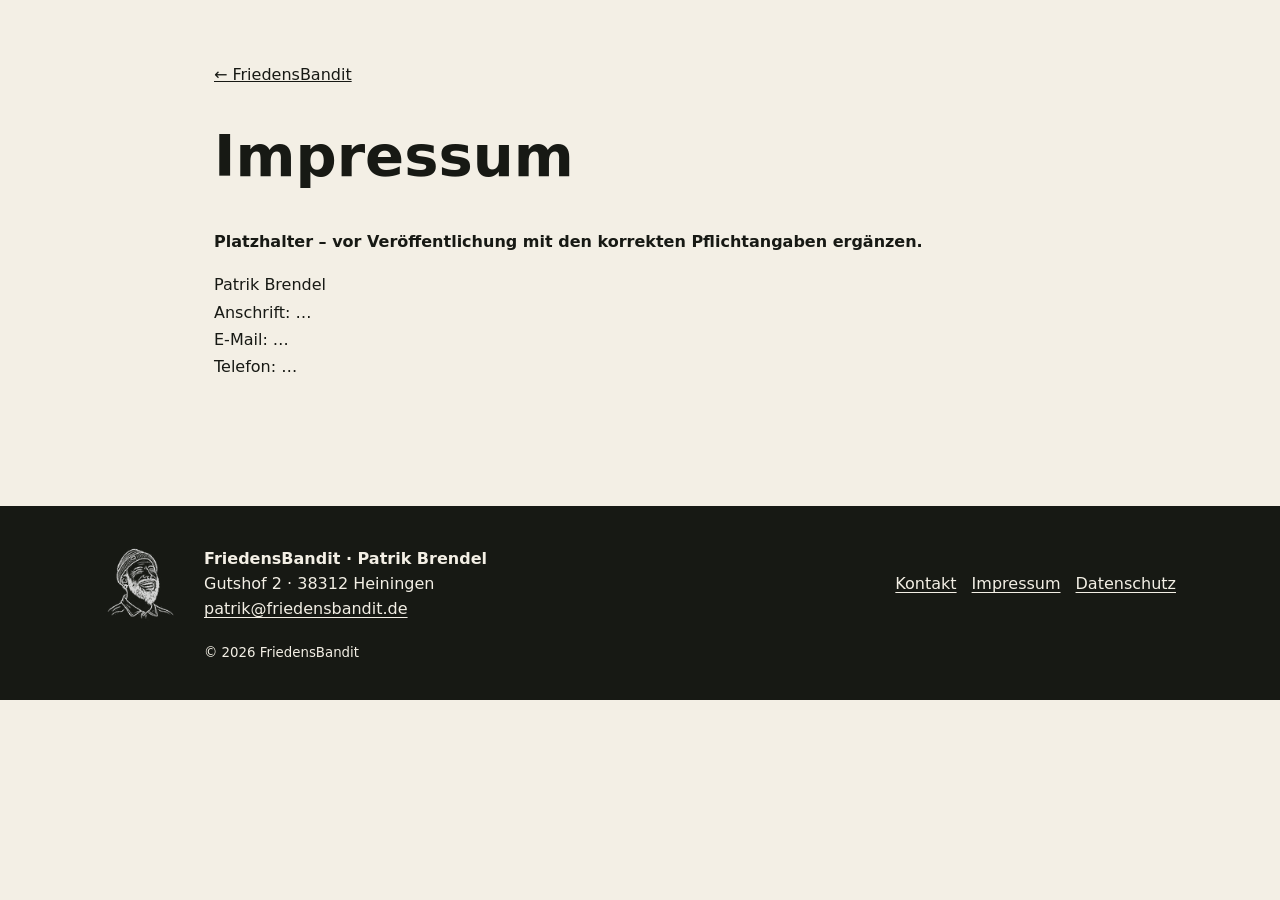
<file: responsive/impressum.html>
<!doctype html><html lang="de"><head><meta charset="utf-8"><meta name="viewport" content="width=device-width, initial-scale=1"><title>Impressum – FriedensBandit</title><link rel="stylesheet" href="style.css"></head><body><main class="legal-page"><a href="index.html">← FriedensBandit</a><h1>Impressum</h1><p><strong>Platzhalter – vor Veröffentlichung mit den korrekten Pflichtangaben ergänzen.</strong></p><p>Patrik Brendel<br>Anschrift: …<br>E-Mail: …<br>Telefon: …</p></main><footer class="site-footer"><div class="footer-inner"><img class="footer-symbol" src="footer_portrait.png" alt="" loading="lazy"><div><strong>FriedensBandit · Patrik Brendel</strong><p>Gutshof 2 · 38312 Heiningen</p><a href="mailto:patrik@friedensbandit.de">patrik@friedensbandit.de</a></div><nav aria-label="Rechtliches"><a href="kontakt.html">Kontakt</a><a href="impressum.html">Impressum</a><a href="datenschutz.html">Datenschutz</a></nav><small>© 2026 FriedensBandit</small></div></footer></body></html>
</file>
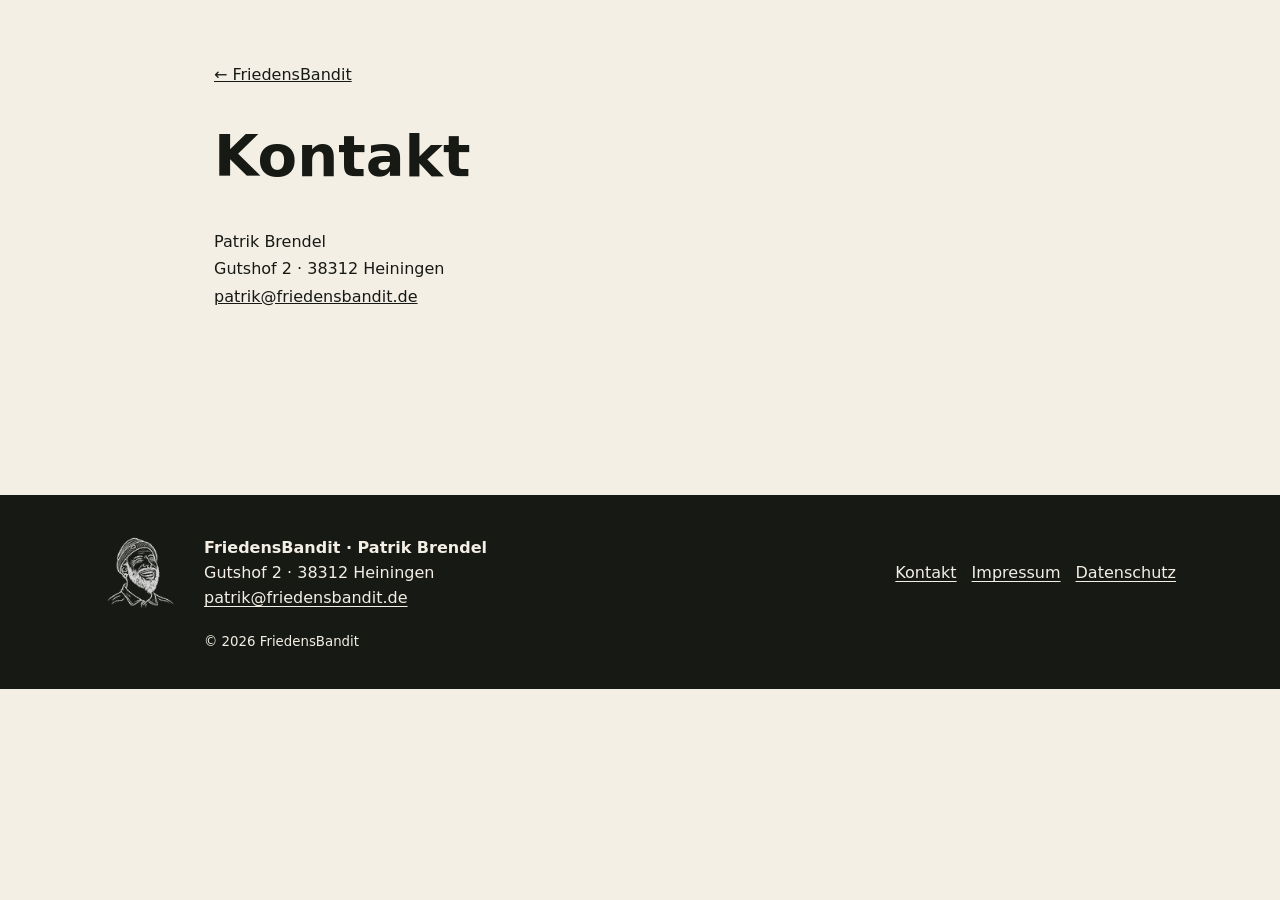
<file: responsive/kontakt.html>
<!doctype html><html lang="de"><head><meta charset="utf-8"><meta name="viewport" content="width=device-width, initial-scale=1"><title>Kontakt – FriedensBandit</title><link rel="stylesheet" href="style.css"></head><body><main class="legal-page"><a href="index.html">← FriedensBandit</a><h1>Kontakt</h1><p>Patrik Brendel<br>Gutshof 2 · 38312 Heiningen<br><a href="mailto:patrik@friedensbandit.de">patrik@friedensbandit.de</a></p></main><footer class="site-footer"><div class="footer-inner"><img class="footer-symbol" src="footer_portrait.png" alt="" loading="lazy"><div><strong>FriedensBandit · Patrik Brendel</strong><p>Gutshof 2 · 38312 Heiningen</p><a href="mailto:patrik@friedensbandit.de">patrik@friedensbandit.de</a></div><nav aria-label="Rechtliches"><a href="kontakt.html">Kontakt</a><a href="impressum.html">Impressum</a><a href="datenschutz.html">Datenschutz</a></nav><small>© 2026 FriedensBandit</small></div></footer></body></html>
</file>
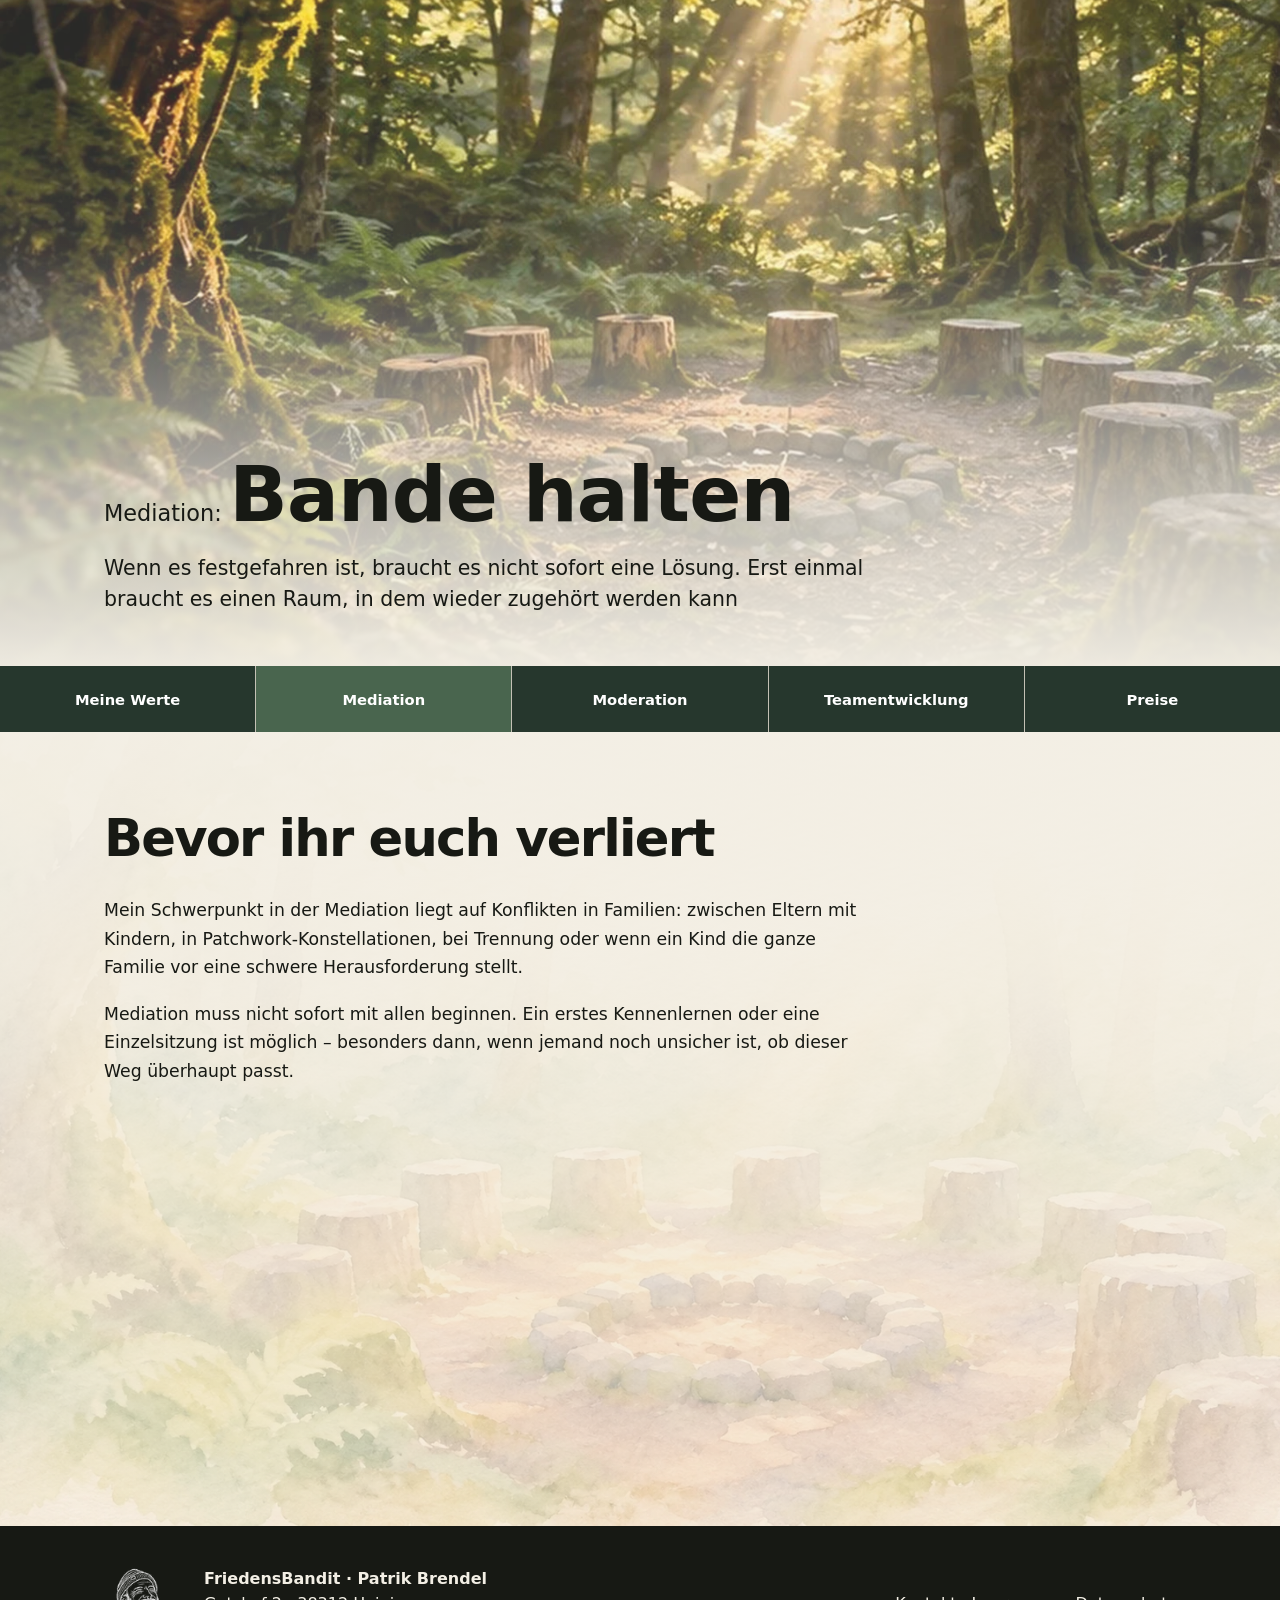
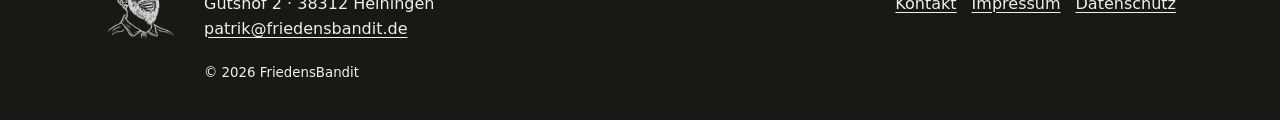
<file: responsive/mediation.html>
<!doctype html>
<html lang="de"><head><meta charset="utf-8"><meta name="viewport" content="width=device-width, initial-scale=1"><title>Bande halten – FriedensBandit</title><meta name="description" content="FriedensBandit – Mediation, Patrik Brendel"><link rel="stylesheet" href="style.css"></head>
<body class="page-mediation"><a class="skip-link" href="#inhalt">Zum Inhalt springen</a>
<main><section class="hero" aria-labelledby="seitentitel">
<img class="hero-image" src="bilder/waldkreis-fotografie.webp" alt="" fetchpriority="high">
<div class="hero-copy"><h1 id="seitentitel"><small>Mediation:</small> <span>Bande halten</span></h1><p>Wenn es festgefahren ist, braucht es nicht sofort eine Lösung. Erst einmal braucht es einen Raum, in dem wieder zugehört werden kann</p></div></section>
<nav class="primary-nav" aria-label="Hauptnavigation"><a href="index.html">Meine Werte</a><a href="mediation.html" aria-current="page">Mediation</a><a href="moderation.html">Moderation</a><a href="prozessbegleitung.html">Teamentwicklung</a><a href="preise.html">Preise</a></nav>
<section class="story" id="inhalt" aria-label="Mediation – Inhalte"><img class="story-image" src="bilder/waldkreis-aquarell.webp" alt="" loading="lazy" decoding="async"><div class="story-copy">
        <div class="content-block">
    <h2>Bevor ihr euch verliert</h2>
    <p>Mein Schwerpunkt in der Mediation liegt auf Konflikten in Familien: zwischen Eltern mit Kindern, in Patchwork-Konstellationen, bei Trennung oder wenn ein Kind die ganze Familie vor eine schwere Herausforderung stellt.</p>
    <p>Mediation muss nicht sofort mit allen beginnen. Ein erstes Kennenlernen oder eine Einzelsitzung ist möglich – besonders dann, wenn jemand noch unsicher ist, ob dieser Weg überhaupt passt.</p>
  </div>
      </div></section>
</main><footer class="site-footer"><div class="footer-inner"><img class="footer-symbol" src="footer_portrait.png" alt="" loading="lazy"><div><strong>FriedensBandit · Patrik Brendel</strong><p>Gutshof 2 · 38312 Heiningen</p><a href="mailto:patrik@friedensbandit.de">patrik@friedensbandit.de</a></div><nav aria-label="Rechtliches"><a href="kontakt.html">Kontakt</a><a href="impressum.html">Impressum</a><a href="datenschutz.html">Datenschutz</a></nav><small>© 2026 FriedensBandit</small></div></footer></body></html>
</file>
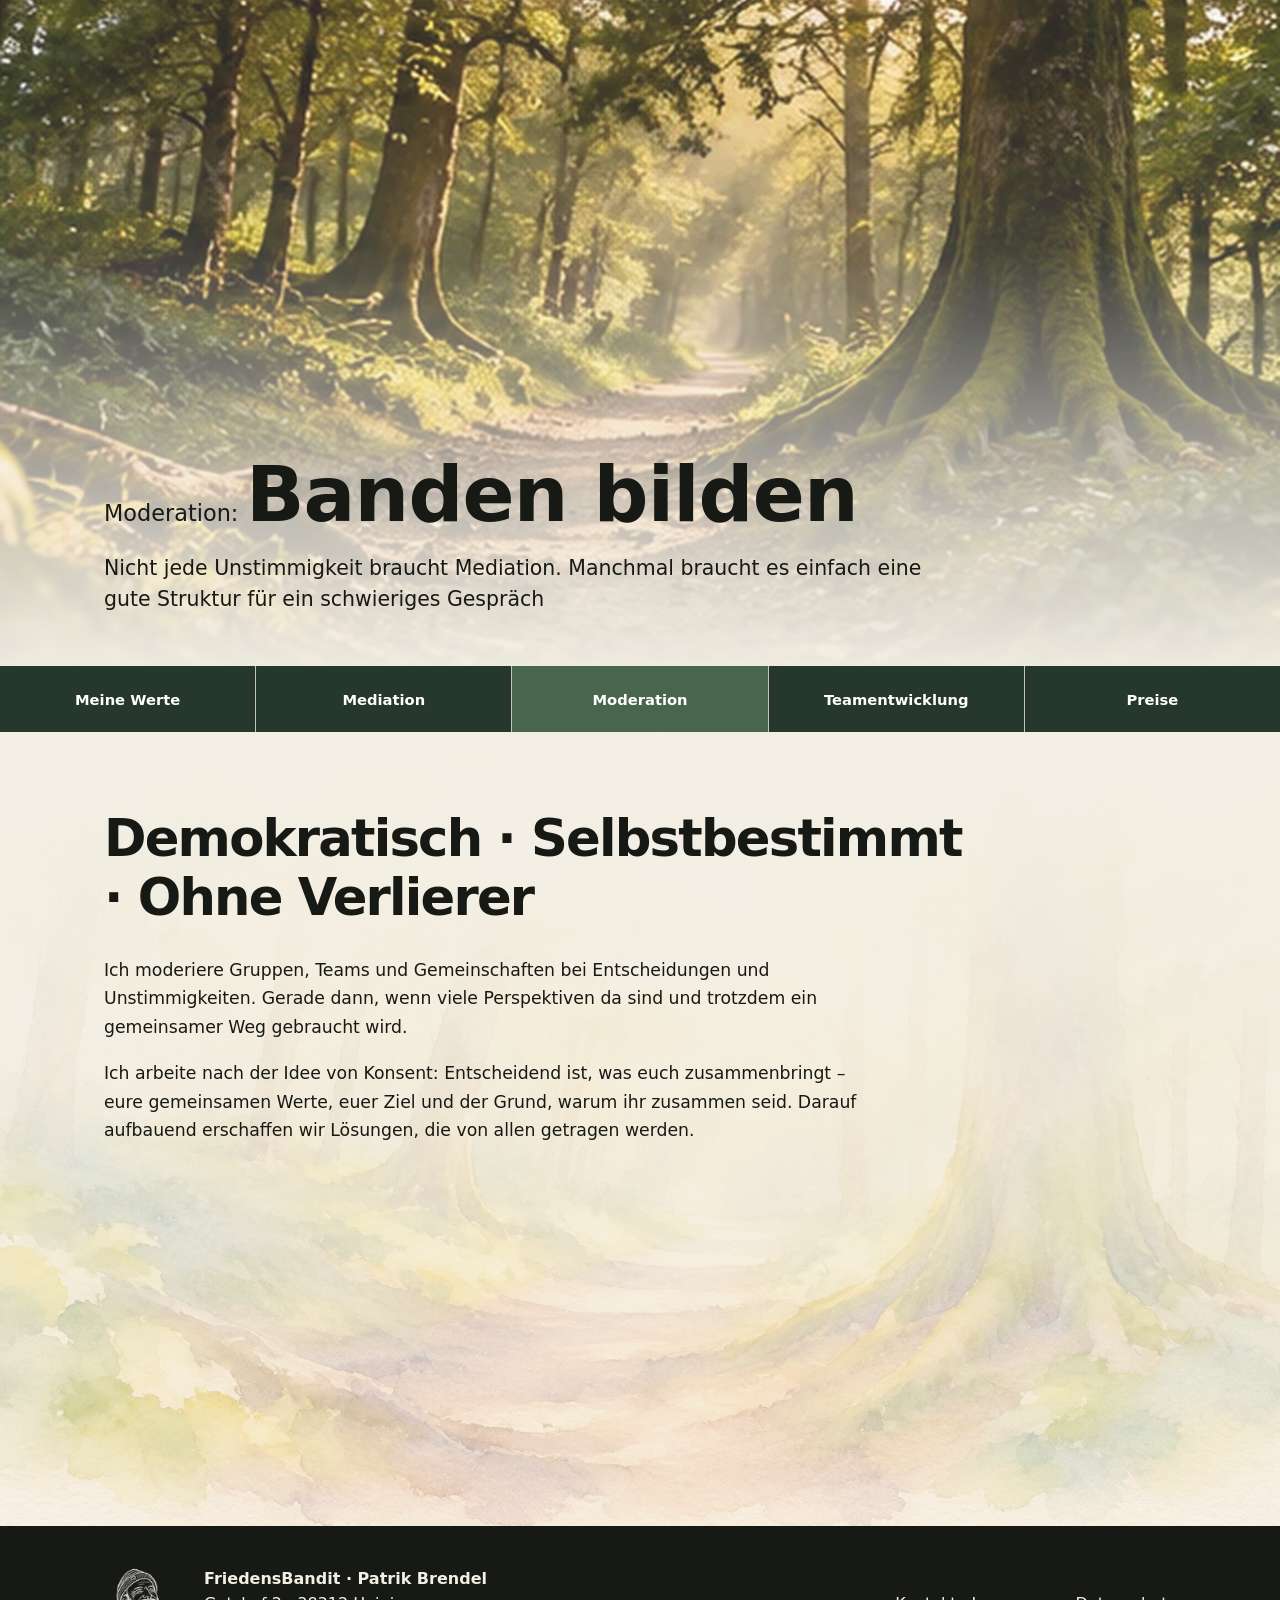
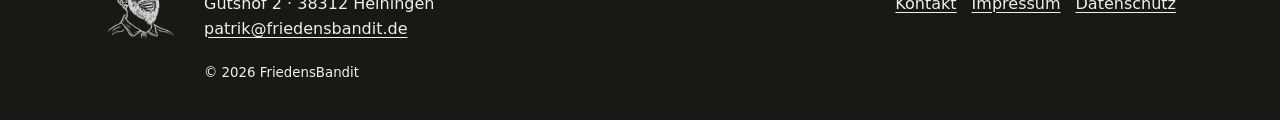
<file: responsive/moderation.html>
<!doctype html>
<html lang="de"><head><meta charset="utf-8"><meta name="viewport" content="width=device-width, initial-scale=1"><title>Banden bilden – FriedensBandit</title><meta name="description" content="FriedensBandit – Moderation, Patrik Brendel"><link rel="stylesheet" href="style.css"></head>
<body class="page-moderation"><a class="skip-link" href="#inhalt">Zum Inhalt springen</a>
<main><section class="hero" aria-labelledby="seitentitel">
<img class="hero-image" src="bilder/waldweg-fotografie.webp" alt="" fetchpriority="high">
<div class="hero-copy"><h1 id="seitentitel"><small>Moderation:</small> <span>Banden bilden</span></h1><p>Nicht jede Unstimmigkeit braucht Mediation. Manchmal braucht es einfach eine gute Struktur für ein schwieriges Gespräch</p></div></section>
<nav class="primary-nav" aria-label="Hauptnavigation"><a href="index.html">Meine Werte</a><a href="mediation.html">Mediation</a><a href="moderation.html" aria-current="page">Moderation</a><a href="prozessbegleitung.html">Teamentwicklung</a><a href="preise.html">Preise</a></nav>
<section class="story" id="inhalt" aria-label="Moderation – Inhalte"><img class="story-image" src="bilder/waldweg-aquarell.webp" alt="" loading="lazy" decoding="async"><div class="story-copy">
        <div class="content-block">
    <h2>Demokratisch · Selbstbestimmt · Ohne Verlierer</h2>
    <p>Ich moderiere Gruppen, Teams und Gemeinschaften bei Entscheidungen und Unstimmigkeiten. Gerade dann, wenn viele Perspektiven da sind und trotzdem ein gemeinsamer Weg gebraucht wird.</p>
    <p>Ich arbeite nach der Idee von Konsent: Entscheidend ist, was euch zusammenbringt – eure gemeinsamen Werte, euer Ziel und der Grund, warum ihr zusammen seid. Darauf aufbauend erschaffen wir Lösungen, die von allen getragen werden.</p>
  </div>
      </div></section>
</main><footer class="site-footer"><div class="footer-inner"><img class="footer-symbol" src="footer_portrait.png" alt="" loading="lazy"><div><strong>FriedensBandit · Patrik Brendel</strong><p>Gutshof 2 · 38312 Heiningen</p><a href="mailto:patrik@friedensbandit.de">patrik@friedensbandit.de</a></div><nav aria-label="Rechtliches"><a href="kontakt.html">Kontakt</a><a href="impressum.html">Impressum</a><a href="datenschutz.html">Datenschutz</a></nav><small>© 2026 FriedensBandit</small></div></footer></body></html>
</file>
<file: style.css>
/* FriedensBandit: eine responsive Gestaltung; keine Layout-JS-Skripte und keine Patch-Stapel. */
:root{--paper:#f3efe5;--ink:#171914;--forest:#26372d;--max:1200px;font-family:system-ui,-apple-system,"Segoe UI",sans-serif;color-scheme:light}
*,*::before,*::after{box-sizing:border-box}
html{scroll-behavior:smooth}
body{margin:0;background:var(--paper);color:var(--ink)}
img{max-width:100%}
a{color:inherit}
:focus-visible{outline:3px solid #ae7919;outline-offset:3px}
.skip-link{position:absolute;top:-120px;left:18px;background:white;padding:12px;z-index:99}.skip-link:focus{top:18px}
.hero{position:relative;isolation:isolate;display:flex;align-items:end;overflow:hidden;min-height:clamp(470px,74svh,900px);background:var(--paper)}
.hero-image{position:absolute;inset:0;width:100%;height:100%;object-fit:cover;object-position:center bottom;z-index:-2;opacity:.83}
.hero::before{content:"";position:absolute;inset:0;z-index:-1;background:linear-gradient(to bottom,rgba(243,239,229,0) 15%,rgba(243,239,229,.08) 37%,rgba(243,239,229,.72) 76%,rgba(243,239,229,.97))}
.hero-copy{width:min(100%,var(--max));margin:0 auto;padding:clamp(28px,5vw,70px) clamp(20px,5vw,76px) clamp(26px,4vw,52px)}
.hero h1{margin:0 0 16px;line-height:1.08;letter-spacing:-.035em}
.hero h1 small{font-size:clamp(1.1rem,1.75vw,1.85rem);font-weight:500;letter-spacing:0}
.hero h1 span{font-size:clamp(3rem,6vw,6.8rem);font-weight:750;overflow-wrap:anywhere}
.hero-copy p{max-width:820px;font-size:clamp(1.05rem,1.6vw,1.5rem);line-height:1.5;margin:0;text-wrap:pretty}
.primary-nav{display:grid;grid-template-columns:repeat(5,minmax(0,1fr));gap:1px;background:#c4c1b5}
.primary-nav a{display:flex;align-items:center;justify-content:center;text-align:center;min-height:66px;padding:12px 8px;background:var(--forest);color:#fff;text-decoration:none;font-size:clamp(.9rem,1.15vw,1.14rem);font-weight:600}
.primary-nav a:hover,.primary-nav a[aria-current="page"]{background:#49654e}
.story{position:relative;isolation:isolate;overflow:hidden;min-height:clamp(600px,62vw,950px);background:var(--paper)}
.story-image{position:absolute;inset:0;width:100%;height:100%;object-fit:cover;object-position:center bottom;z-index:-2;opacity:.55}
.story::before{content:"";position:absolute;inset:0;z-index:-1;pointer-events:none;background:linear-gradient(to bottom,rgba(243,239,229,.97),rgba(243,239,229,.88) 30%,rgba(243,239,229,.57) 65%,rgba(243,239,229,.22))}
.story-copy{max-width:var(--max);margin:auto;padding:clamp(56px,6vw,96px) clamp(20px,5vw,76px) clamp(110px,11vw,160px);background:transparent}
.story-copy>div,.story-copy .content-block,.story-copy .price-copy{max-width:860px;background:transparent}
.story h2{font-size:clamp(2rem,4vw,4.25rem);letter-spacing:-.035em;line-height:1.16;margin:0 0 28px;text-wrap:balance}
.story p{font-size:clamp(1.05rem,1.35vw,1.26rem);line-height:1.65;margin:0 0 18px;max-width:70ch}
.story .eyebrow{font-size:.93rem;letter-spacing:.1em;text-transform:uppercase;font-weight:700;margin-bottom:12px}
.story .values-inner{display:grid;grid-template-columns:1.1fr .9fr;gap:clamp(24px,4vw,60px);max-width:none}
.story .values-inner>div{min-width:0}
.page-preise .story p{line-height:1.5;margin-bottom:16px}
.site-footer{background:#171914;color:#f3efe5}
.footer-inner{max-width:var(--max);margin:auto;padding:40px clamp(20px,5vw,76px);display:grid;grid-template-columns:76px minmax(0,1fr) auto;gap:24px;align-items:center}
.footer-inner .footer-symbol{display:block;width:76px;height:auto}
.footer-inner p{margin:6px 0}
.footer-inner a{text-underline-offset:3px}
.footer-inner nav{display:flex;gap:15px;flex-wrap:wrap}
.footer-inner small{grid-column:2/-1}
.legal-page{max-width:900px;min-height:55svh;margin:auto;padding:65px 24px 110px}.legal-page h1{font-size:clamp(2rem,5vw,3.6rem)}.legal-page p{line-height:1.7}
@media(max-width:900px){.hero h1 span{display:block}.story .values-inner{grid-template-columns:1fr;gap:25px}.footer-inner{grid-template-columns:76px 1fr}.footer-inner nav,.footer-inner small{grid-column:1/-1}}
@media(max-width:600px){
.hero{min-height:clamp(410px,68svh,700px)}
.hero-copy{padding:32px 20px}
.hero h1 span{font-size:clamp(2.8rem,11vw,4.6rem)}
.hero h1 small{font-size:1.16rem}
.hero-copy p{font-size:1.04rem}
.primary-nav{grid-template-columns:repeat(6,minmax(0,1fr))}
.primary-nav a{min-height:52px;padding:10px 3px;font-size:.87rem}
.primary-nav a:nth-child(1){grid-column:1/4}.primary-nav a:nth-child(2){grid-column:4/7}
.primary-nav a:nth-child(3){grid-column:1/3}.primary-nav a:nth-child(4){grid-column:3/5}.primary-nav a:nth-child(5){grid-column:5/7}
.story{min-height:590px}
.story-copy{padding:55px 20px 120px}
.story::before{background:linear-gradient(to bottom,rgba(243,239,229,.97),rgba(243,239,229,.87) 48%,rgba(243,239,229,.4))}
.story h2{font-size:clamp(2rem,9vw,3.2rem)}.story p{font-size:1.04rem;line-height:1.58}
}
@media(prefers-reduced-motion:reduce){html{scroll-behavior:auto}}

/* Angebote: gleiches Honorar, klare Zeitfenster */
.offer-content{max-width:800px}
.offer-details,.offer-contact{margin-top:30px;padding:24px 28px;background:rgba(243,239,229,.80);border:1px solid rgba(38,55,45,.22);border-radius:14px;backdrop-filter:blur(3px)}
.story .offer-details .eyebrow{margin:0 0 6px}
.story .offer-price{font-size:clamp(1.8rem,3.3vw,2.7rem);font-weight:750;line-height:1.2;margin:4px 0 15px}
.offer-price span{display:block;font-size:clamp(1rem,1.45vw,1.2rem);font-weight:500;margin-top:7px}
.story .offer-note{font-size:.99rem;margin-top:18px}
.offer-contact h3{font-size:clamp(1.4rem,2vw,1.9rem);margin:0 0 12px}
.offer-button{display:inline-block;background:#26372d;color:white;text-decoration:none;padding:14px 20px;border-radius:9px;font-weight:700;margin-top:4px}
.offer-button:hover{background:#49654e}
@media(max-width:600px){.offer-details,.offer-contact{padding:18px 17px}}

.offer-content .offer-steps{margin-top:36px;max-width:800px}
.offer-steps h3{font-size:clamp(1.5rem,2.3vw,2.2rem);margin:0 0 16px}
.hero-copy .hero-quote{font-style:italic;margin:0;font-size:clamp(1.15rem,1.9vw,1.7rem)}
</file>
<file: responsive/style.css>
/* FriedensBandit: eine responsive Gestaltung; keine Layout-JS-Skripte und keine Patch-Stapel. */
:root{--paper:#f3efe5;--ink:#171914;--forest:#26372d;--max:1200px;font-family:system-ui,-apple-system,"Segoe UI",sans-serif;color-scheme:light}
*,*::before,*::after{box-sizing:border-box}
html{scroll-behavior:smooth}
body{margin:0;background:var(--paper);color:var(--ink)}
img{max-width:100%}
a{color:inherit}
:focus-visible{outline:3px solid #ae7919;outline-offset:3px}
.skip-link{position:absolute;top:-120px;left:18px;background:white;padding:12px;z-index:99}.skip-link:focus{top:18px}
.hero{position:relative;isolation:isolate;display:flex;align-items:end;overflow:hidden;min-height:clamp(470px,74svh,900px);background:var(--paper)}
.hero-image{position:absolute;inset:0;width:100%;height:100%;object-fit:cover;object-position:center bottom;z-index:-2;opacity:.83}
.hero::before{content:"";position:absolute;inset:0;z-index:-1;background:linear-gradient(to bottom,rgba(243,239,229,0) 15%,rgba(243,239,229,.08) 37%,rgba(243,239,229,.72) 76%,rgba(243,239,229,.97))}
.hero-copy{width:min(100%,var(--max));margin:0 auto;padding:clamp(28px,5vw,70px) clamp(20px,5vw,76px) clamp(26px,4vw,52px)}
.hero h1{margin:0 0 16px;line-height:1.08;letter-spacing:-.035em}
.hero h1 small{font-size:clamp(1.1rem,1.75vw,1.85rem);font-weight:500;letter-spacing:0}
.hero h1 span{font-size:clamp(3rem,6vw,6.8rem);font-weight:750;overflow-wrap:anywhere}
.hero-copy p{max-width:820px;font-size:clamp(1.05rem,1.6vw,1.5rem);line-height:1.5;margin:0;text-wrap:pretty}
.primary-nav{display:grid;grid-template-columns:repeat(5,minmax(0,1fr));gap:1px;background:#c4c1b5}
.primary-nav a{display:flex;align-items:center;justify-content:center;text-align:center;min-height:66px;padding:12px 8px;background:var(--forest);color:#fff;text-decoration:none;font-size:clamp(.9rem,1.15vw,1.14rem);font-weight:600}
.primary-nav a:hover,.primary-nav a[aria-current="page"]{background:#49654e}
.story{position:relative;isolation:isolate;overflow:hidden;min-height:clamp(600px,62vw,950px);background:var(--paper)}
.story-image{position:absolute;inset:0;width:100%;height:100%;object-fit:cover;object-position:center bottom;z-index:-2;opacity:.55}
.story::before{content:"";position:absolute;inset:0;z-index:-1;pointer-events:none;background:linear-gradient(to bottom,rgba(243,239,229,.97),rgba(243,239,229,.88) 30%,rgba(243,239,229,.57) 65%,rgba(243,239,229,.22))}
.story-copy{max-width:var(--max);margin:auto;padding:clamp(56px,6vw,96px) clamp(20px,5vw,76px) clamp(110px,11vw,160px);background:transparent}
.story-copy>div,.story-copy .content-block,.story-copy .price-copy{max-width:860px;background:transparent}
.story h2{font-size:clamp(2rem,4vw,4.25rem);letter-spacing:-.035em;line-height:1.16;margin:0 0 28px;text-wrap:balance}
.story p{font-size:clamp(1.05rem,1.35vw,1.26rem);line-height:1.65;margin:0 0 18px;max-width:70ch}
.story .eyebrow{font-size:.93rem;letter-spacing:.1em;text-transform:uppercase;font-weight:700;margin-bottom:12px}
.story .values-inner{display:grid;grid-template-columns:1.1fr .9fr;gap:clamp(24px,4vw,60px);max-width:none}
.story .values-inner>div{min-width:0}
.page-preise .story p{line-height:1.5;margin-bottom:16px}
.site-footer{background:#171914;color:#f3efe5}
.footer-inner{max-width:var(--max);margin:auto;padding:40px clamp(20px,5vw,76px);display:grid;grid-template-columns:76px minmax(0,1fr) auto;gap:24px;align-items:center}
.footer-inner .footer-symbol{display:block;width:76px;height:auto}
.footer-inner p{margin:6px 0}
.footer-inner a{text-underline-offset:3px}
.footer-inner nav{display:flex;gap:15px;flex-wrap:wrap}
.footer-inner small{grid-column:2/-1}
.legal-page{max-width:900px;min-height:55svh;margin:auto;padding:65px 24px 110px}.legal-page h1{font-size:clamp(2rem,5vw,3.6rem)}.legal-page p{line-height:1.7}
@media(max-width:900px){.hero h1 span{display:block}.story .values-inner{grid-template-columns:1fr;gap:25px}.footer-inner{grid-template-columns:76px 1fr}.footer-inner nav,.footer-inner small{grid-column:1/-1}}
@media(max-width:600px){
.hero{min-height:clamp(410px,68svh,700px)}
.hero-copy{padding:32px 20px}
.hero h1 span{font-size:clamp(2.8rem,11vw,4.6rem)}
.hero h1 small{font-size:1.16rem}
.hero-copy p{font-size:1.04rem}
.primary-nav{grid-template-columns:repeat(6,minmax(0,1fr))}
.primary-nav a{min-height:52px;padding:10px 3px;font-size:.87rem}
.primary-nav a:nth-child(1){grid-column:1/4}.primary-nav a:nth-child(2){grid-column:4/7}
.primary-nav a:nth-child(3){grid-column:1/3}.primary-nav a:nth-child(4){grid-column:3/5}.primary-nav a:nth-child(5){grid-column:5/7}
.story{min-height:590px}
.story-copy{padding:55px 20px 120px}
.story::before{background:linear-gradient(to bottom,rgba(243,239,229,.97),rgba(243,239,229,.87) 48%,rgba(243,239,229,.4))}
.story h2{font-size:clamp(2rem,9vw,3.2rem)}.story p{font-size:1.04rem;line-height:1.58}
}
@media(prefers-reduced-motion:reduce){html{scroll-behavior:auto}}
</file>
